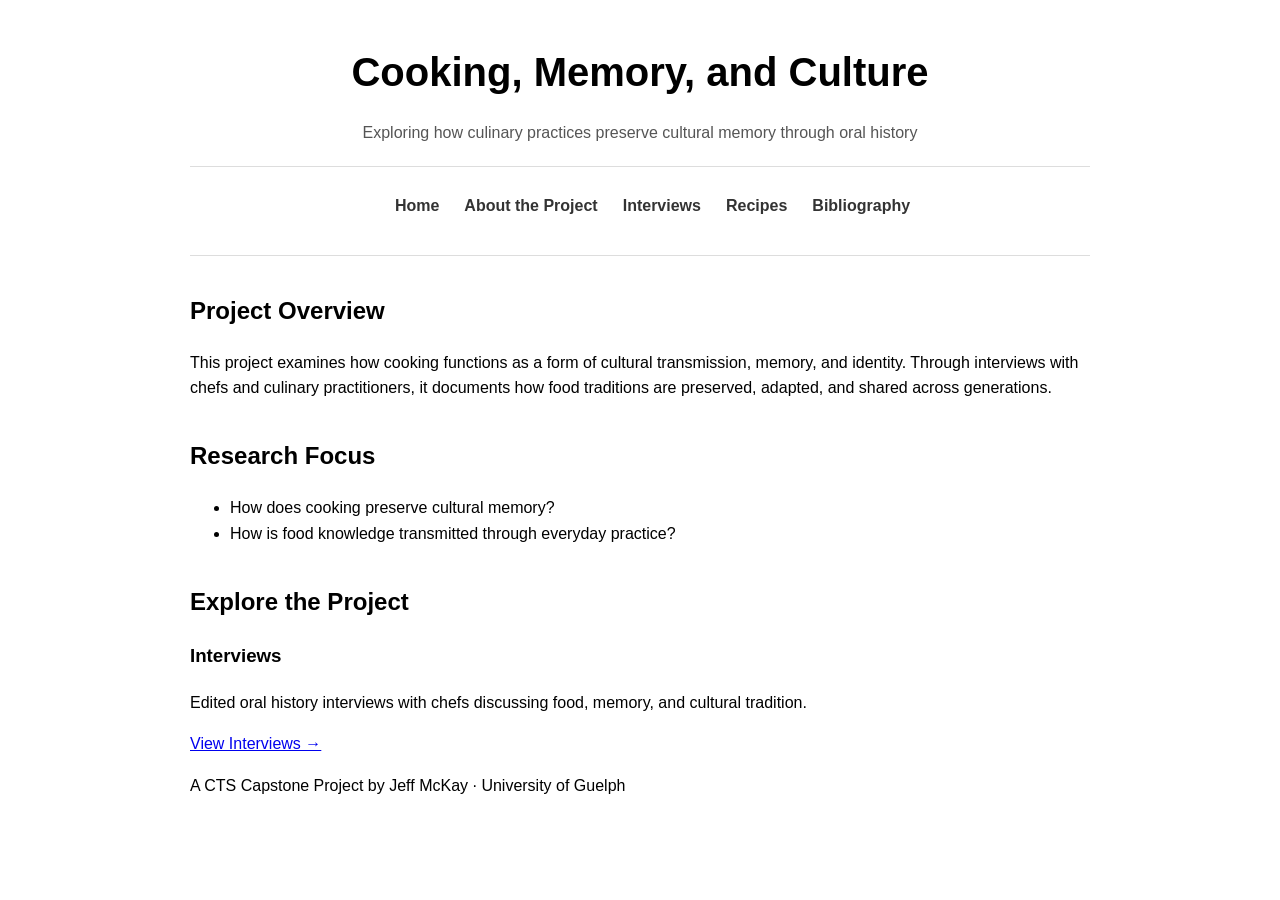
<file: index.html>
<!DOCTYPE html>
<html lang="en">
<head>
  <meta charset="UTF-8">
  <title>Cooking, Memory, and Culture</title>
  <meta name="viewport" content="width=device-width, initial-scale=1.0">
  <link rel="stylesheet" href="css/style.css">
</head>

<body>

<header>
  <h1>Cooking, Memory, and Culture</h1>
  <p class="subtitle">
    Exploring how culinary practices preserve cultural memory through oral history
  </p>
</header>

<!-- Navigation options here -->
<nav>
  <ul class="nav">
  <p class="subtitle">
   <li><a href="index.html">Home</a></li>
    <li><a href="about.html">About the Project</a></li>
    <li><a href="interviews.html">Interviews</a></li>
    <li><a href="recipes.html">Recipes</a></li>
  
    <li><a href="bibliography.html">Bibliography</a></li>
  </ul>
</nav>

<main>
  
<!-- Overview of my project, this is going to be the project landing page, for information will be on the about page -->
  <section id="project-overview">
    <h2>Project Overview</h2>
    <p>
      This project examines how cooking functions as a form of cultural transmission,
      memory, and identity. Through interviews with chefs and culinary practitioners,
      it documents how food traditions are preserved, adapted, and shared across
      generations.
    </p>
  </section>

  
  <section id="research-focus">
    <h2>Research Focus</h2>
    <ul>
      <li>How does cooking preserve cultural memory?</li>
      <li>How is food knowledge transmitted through everyday practice?</li>
    
    </ul>
  </section>

  <section id="featured-content">
    <h2>Explore the Project</h2>

    <div class="feature">
      <h3>Interviews</h3>
      <p>
        Edited oral history interviews with chefs discussing food, memory,
        and cultural tradition.
      </p>
      <a href="interviews.html">View Interviews →</a>
    </div>

  
  </section>

</main>

<footer>
  <p>
    A CTS Capstone Project by Jeff McKay · University of Guelph
  </p>
</footer>

</body>
</html>
</file>
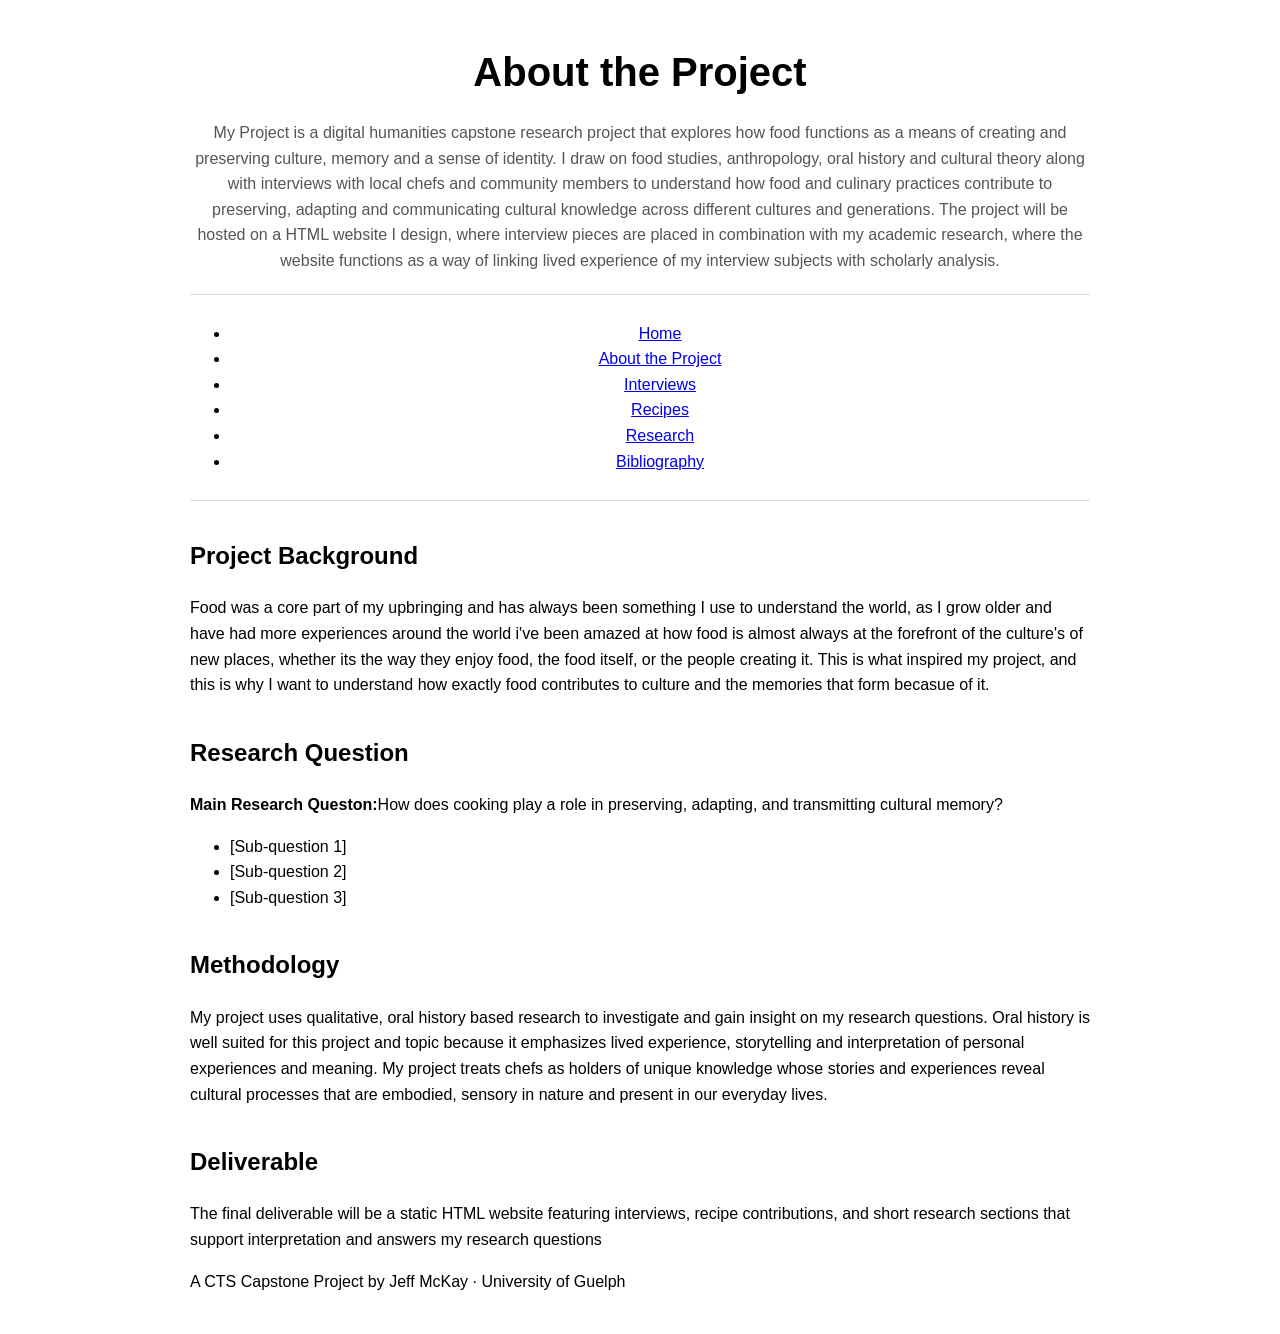
<file: about.html>
<!DOCTYPE html>
<html lang="en">
<head>
  <meta charset="UTF-8">
  <title>About - For the Love of Food: Cooking, Memory, and Culture</title>
  <meta name="viewport" content="width=device-width, intial-scale=1.0">

<!-- Sets up CSS -->
  <link rel="stylesheet" href="css/style.css">
</head>

<body>

<!-- Header and description of the project -->
<header>
  <h1>About the Project</h1>

<p class="subtitle">
  My Project is a digital humanities capstone research project that explores how food functions as a means of creating and preserving culture, memory and a sense of identity. I draw on food studies, anthropology, oral history and cultural theory along with interviews with local chefs and community members to understand how food and culinary practices contribute to preserving, adapting and communicating cultural knowledge across different cultures and generations. The project will be hosted on a HTML website I design, where interview pieces are placed in combination with my academic research, where the website functions as a way of linking lived experience of my interview subjects with scholarly analysis.

</p>
</header>

<!-- Navigation bar -->
<nav>
  <ul>
    <li><a href="index.html">Home</a></li>
    <li><a href="about.html">About the Project</a></li>
    <li><a href="interviews.html">Interviews</a></li>
    <li><a href="recipes.html">Recipes</a></li>
    <li><a href="research.html">Research</a></li>
    <li><a href="bibliogrpahy.html">Bibliography</a></li>
  </ul>
</nav>

<main>

<!-- This part describes the background of my project, why i want to make it, etc -->
  <section>
    <h2>Project Background</h2>

    <p>
      Food was a core part of my upbringing and has always been something I use to understand the world, as I grow older and have had more experiences around the world i've been amazed at how food is almost always at the forefront of the culture's of new places, whether its the way they enjoy food, the food itself, or the people creating it. This is what inspired my project, and this is why I want to understand how exactly food contributes to culture and the memories that form becasue of it. 
    </p>
  </section>

  <!-- This shows my research question and sub questions -->
  <section>
    <h2>Research Question</h2>

    <p>
      <strong>Main Research Queston:</strong>How does cooking play a role in preserving, adapting, and transmitting cultural memory?
    </p>

    <ul>
      <li>[Sub-question 1]</li>
      <li>[Sub-question 2]</li>
      <li>[Sub-question 3]</li>
    </ul>
  </section>

  <!-- This describes my methods for the project -->
  </section>
    <h2>Methodology</h2>

    <p>
      My project uses qualitative, oral history based research to investigate and gain insight on my research questions. Oral history is well suited for this project and topic because it emphasizes lived experience, storytelling and interpretation of personal experiences and meaning. My project treats chefs as holders of unique knowledge whose stories and experiences reveal cultural processes that are embodied, sensory in nature and present in our everyday lives. 
    </p>
</section>

  <!-- This describes my projects deliverables -->
<section>
    <h2>Deliverable</h2>

  <p>
    The final deliverable will be a static HTML website featuring interviews, recipe contributions, and short research sections that support interpretation and answers my research questions
  </p>
</section>

</main>

<footer>
  <p>
    A CTS Capstone Project by Jeff McKay · University of Guelph
  </p>
</footer>

</body>
</html>
</file>
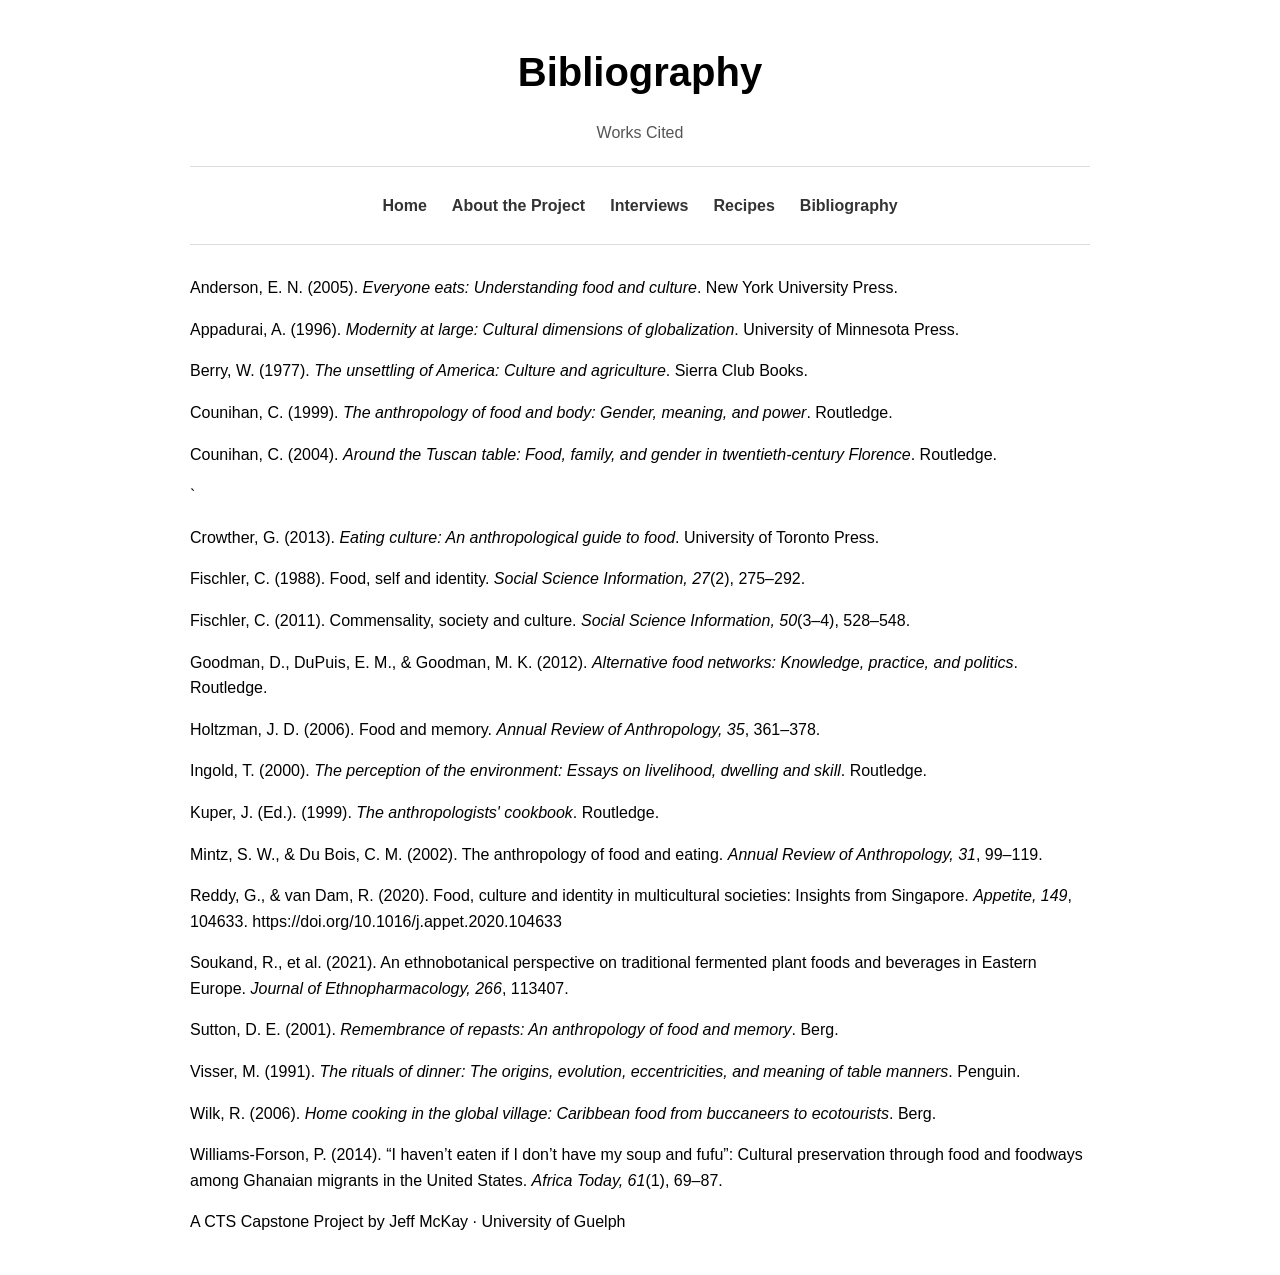
<file: bibliography.html>
<!DOCTYPE html>
<html lang="en">
<head>
  <meta charset="UTF-8">
  <title>Bibliography — For the Love of Food: Cooking, Memory, and Culture</title>
  <meta name="viewport" content="width=device-width, initial-scale=1.0">
  
  <link rel="stylesheet" href="css/style.css">
</head>

<body>

<header>
  <h1>Bibliography</h1>
  <p class="subtitle">Works Cited</p>
</header>

<!-- Navigation -->
<nav>
  <ul class="nav">
    <li><a href="index.html">Home</a></li>
    <li><a href="about.html">About the Project</a></li>
    <li><a href="interviews.html">Interviews</a></li>
    <li><a href="recipes.html">Recipes</a></li>
   
    <li><a href="bibliography.html">Bibliography</a></li>
  </ul>
</nav>

<main>

<section>
  <div class="bibliography">

    <p>Anderson, E. N. (2005). <em>Everyone eats: Understanding food and culture</em>. New York University Press.</p>

    <p>Appadurai, A. (1996). <em>Modernity at large: Cultural dimensions of globalization</em>. University of Minnesota Press.</p>

    <p>Berry, W. (1977). <em>The unsettling of America: Culture and agriculture</em>. Sierra Club Books.</p>

    <p>Counihan, C. (1999). <em>The anthropology of food and body: Gender, meaning, and power</em>. Routledge.</p>

    <p>Counihan, C. (2004). <em>Around the Tuscan table: Food, family, and gender in twentieth-century Florence</em>. Routledge.</p>

  ` <p>Crowther, G. (2013). <em>Eating culture: An anthropological guide to food</em>. University of Toronto Press.</p>
    
    <p>Fischler, C. (1988). Food, self and identity. <em>Social Science Information, 27</em>(2), 275–292.</p>

    <p>Fischler, C. (2011). Commensality, society and culture. <em>Social Science Information, 50</em>(3–4), 528–548.</p>

    <p>Goodman, D., DuPuis, E. M., &amp; Goodman, M. K. (2012). <em>Alternative food networks: Knowledge, practice, and politics</em>. Routledge.</p>

    <p>Holtzman, J. D. (2006). Food and memory. <em>Annual Review of Anthropology, 35</em>, 361–378.</p>

    <p>Ingold, T. (2000). <em>The perception of the environment: Essays on livelihood, dwelling and skill</em>. Routledge.</p>

    <p>Kuper, J. (Ed.). (1999). <em>The anthropologists' cookbook</em>. Routledge.</p>

    <p>Mintz, S. W., &amp; Du Bois, C. M. (2002). The anthropology of food and eating. <em>Annual Review of Anthropology, 31</em>, 99–119.</p>

    <p>Reddy, G., &amp; van Dam, R. (2020). Food, culture and identity in multicultural societies: Insights from Singapore. <em>Appetite, 149</em>, 104633. https://doi.org/10.1016/j.appet.2020.104633</p>

    <p>Soukand, R., et al. (2021). An ethnobotanical perspective on traditional fermented plant foods and beverages in Eastern Europe. <em>Journal of Ethnopharmacology, 266</em>, 113407.</p>

    <p>Sutton, D. E. (2001). <em>Remembrance of repasts: An anthropology of food and memory</em>. Berg.</p>

    <p>Visser, M. (1991). <em>The rituals of dinner: The origins, evolution, eccentricities, and meaning of table manners</em>. Penguin.</p>

    <p>Wilk, R. (2006). <em>Home cooking in the global village: Caribbean food from buccaneers to ecotourists</em>. Berg.</p>

    <p>Williams-Forson, P. (2014). “I haven’t eaten if I don’t have my soup and fufu”: Cultural preservation through food and foodways among Ghanaian migrants in the United States. <em>Africa Today, 61</em>(1), 69–87.</p>

  </div>
</section>

</main>

<footer>
  <p>
    A CTS Capstone Project by Jeff McKay · University of Guelph
  </p>
</footer>

</body>
</html>
</file>
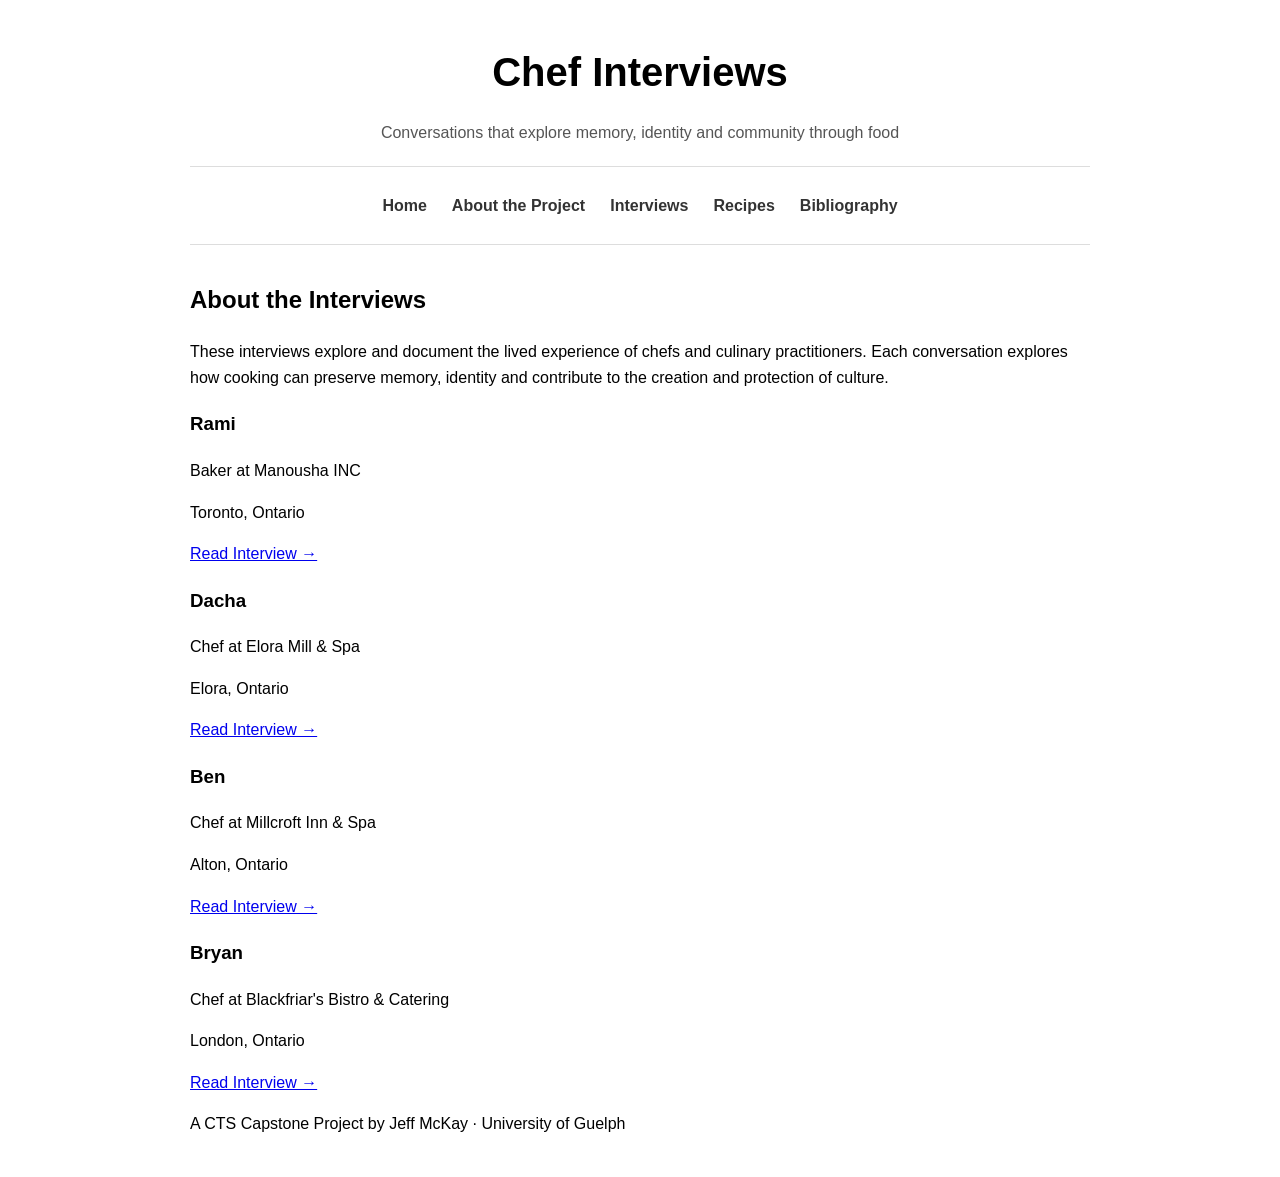
<file: interviews.html>
<!DOCTYPE html>
<html lang="en">
<head>
  <meta charset="UTF-8">
  <title>Interviews — For the Love of Food: Cooking, Memory, and Culture</title>
  <meta name="viewport" content="width=device-width, initial-scale=1.0">
  <link rel="stylesheet" href="css/style.css">
</head>

<body>
  
<!-- Page title  -->
<header>
  <h1>Chef Interviews</h1>
  <p class="subtitle">
    Conversations that explore memory, identity and community through food
  </p>
</header>

<!-- Navigation bar -->
<nav>
  <ul class="nav">
    <li><a href="index.html">Home</a></li>
    <li><a href="about.html">About the Project</a></li>
    <li><a href="interviews.html">Interviews</a></li>
    <li><a href="recipes.html">Recipes</a></li>
 
    <li><a href="bibliography.html">Bibliography</a></li>
  </ul>
</nav>

<main>

  <!-- Says what the interviews are about -->
  <section>
    <h2>About the Interviews</h2>
    <p>
      These interviews explore and document the lived experience of chefs and culinary practitioners. 
      Each conversation explores how cooking can preserve memory, identity and contribute to the creation and protection of culture.
    </p>
  </section>

  <!-- Creates a class for the interviews and interview descriptions, repeated 4 times for each interview -->
 <section class="interview-list">

    <article class="interview-card">

    <h3>Rami</h3>

    <p class="chef-role">
    </strong> Baker at Manousha INC
    </p>

    <p class="chef-location">
    </strong> Toronto, Ontario
    </p>

    <a href="interviewsfolder/chef1.html">Read Interview →</a>

  </article>

  <article class="interview-card">

    <h3>Dacha</h3>

    <p class="chef-role">
    </strong> Chef at Elora Mill & Spa
    </p>

    <p class="chef-location">
    </strong> Elora, Ontario
    </p>

    <a href="interviewsfolder/chef2.html">Read Interview →</a>

  </article>

 <article class="interview-card">

    <h3>Ben</h3>

    <p class="chef-role">
    </strong> Chef at Millcroft Inn & Spa
    </p>

    <p class="chef-location">
    </strong> Alton, Ontario
    </p>

    <a href="interviewsfolder/chef3.html">Read Interview →</a>

  </article>

    <article class="interview-card">

    <h3>Bryan</h3>

    <p class="chef-role">
    </strong> Chef at Blackfriar's Bistro & Catering
    </p>

    <p class="chef-location">
    </strong> London, Ontario
    </p>

    <a href="interviewsfolder/chef4.html">Read Interview →</a>

  </article>
   
</section>
</main>

<footer>
  <p>
    A CTS Capstone Project by Jeff McKay · University of Guelph
  </p>
</footer>

</body>
</html>
</file>
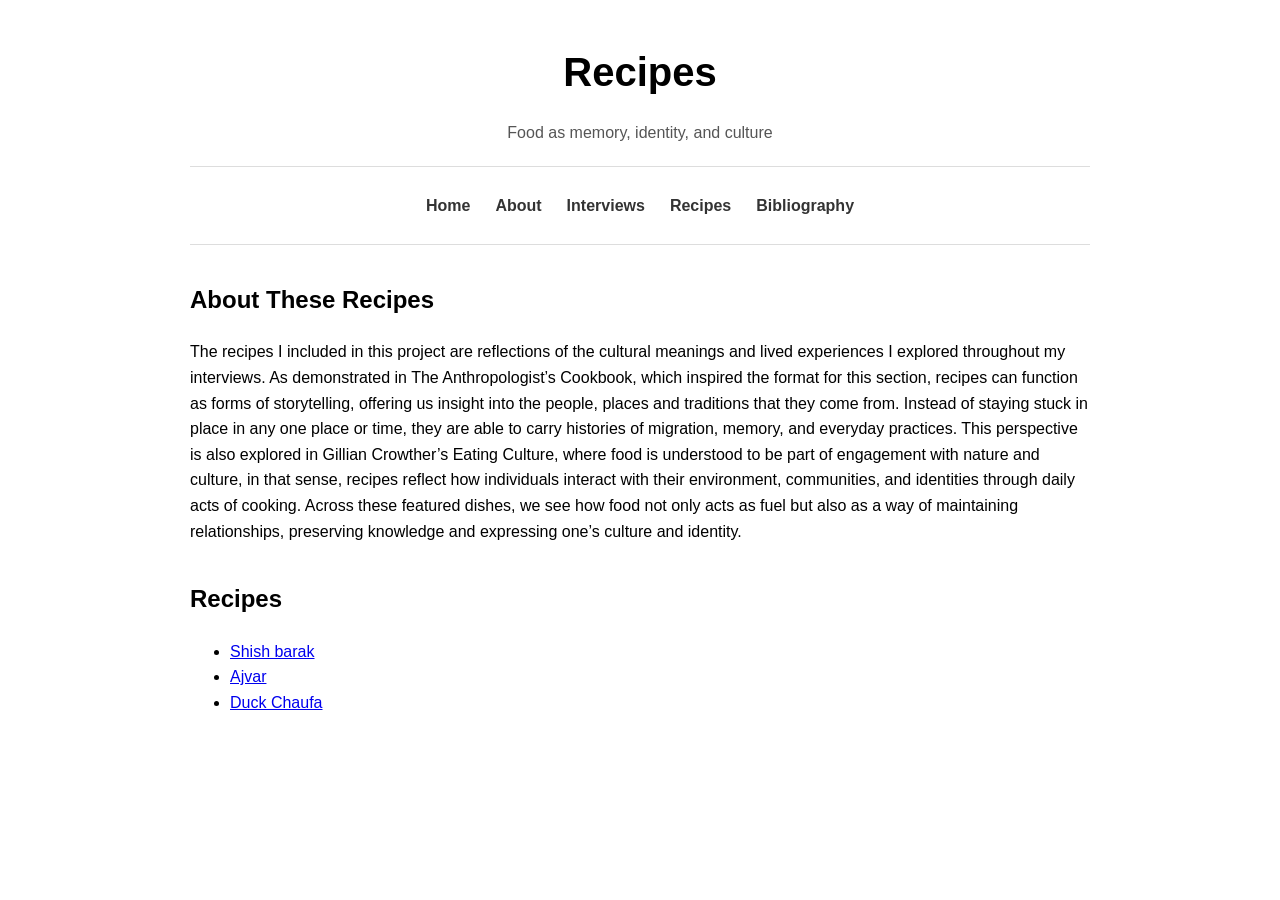
<file: recipes.html>
<!DOCTYPE html>
<html lang="en">
<head>
  <meta charset="UTF-8">
  <title>For the love of Food: Recipes</title>
  <link rel="stylesheet" href="css/style.css">
</head>

<body>

<header>
  <h1>Recipes</h1>
  <p class="subtitle">Food as memory, identity, and culture</p>
</header>

<nav>
  <ul class="nav">
    <li><a href="index.html">Home</a></li>
    <li><a href="about.html">About</a></li>
    <li><a href="interviews.html">Interviews</a></li>
    <li><a href="recipes.html">Recipes</a></li>
    <li><a href="bibliography.html">Bibliography</a></li>
  </ul>
</nav>

<main>

<section>
  <h2>About These Recipes</h2>

  <!-- intro here -->
  <p>
The recipes I included in this project are reflections of the cultural meanings and lived experiences I explored throughout my interviews. As demonstrated in The Anthropologist’s Cookbook, which inspired the format for this section, recipes can function as forms of storytelling, offering us insight into the people, places and traditions that they come from. Instead of staying stuck in place in any one place or time, they are able to carry histories of migration, memory, and everyday practices. 
This perspective is also explored in Gillian Crowther’s Eating Culture, where food is understood to be part of engagement with nature and culture, in that sense, recipes reflect how individuals interact with their environment, communities, and identities through daily acts of cooking. Across these featured dishes, we see how food not only acts as fuel but also as a way of maintaining relationships, preserving knowledge and expressing one’s culture and identity. 

 
  </p>

</section>

<section>
  <h2>Recipes</h2>

  <ul>
    <li><a href="recipesfolder/recipe1.html">Shish barak</a></li>
    <li><a href="recipesfolder/recipe2.html">Ajvar</a></li>
    <li><a href="recipesfolder/recipe3.html">Duck Chaufa</a></li>
  </ul>

</section>

</main>

</body>
</html>
</file>
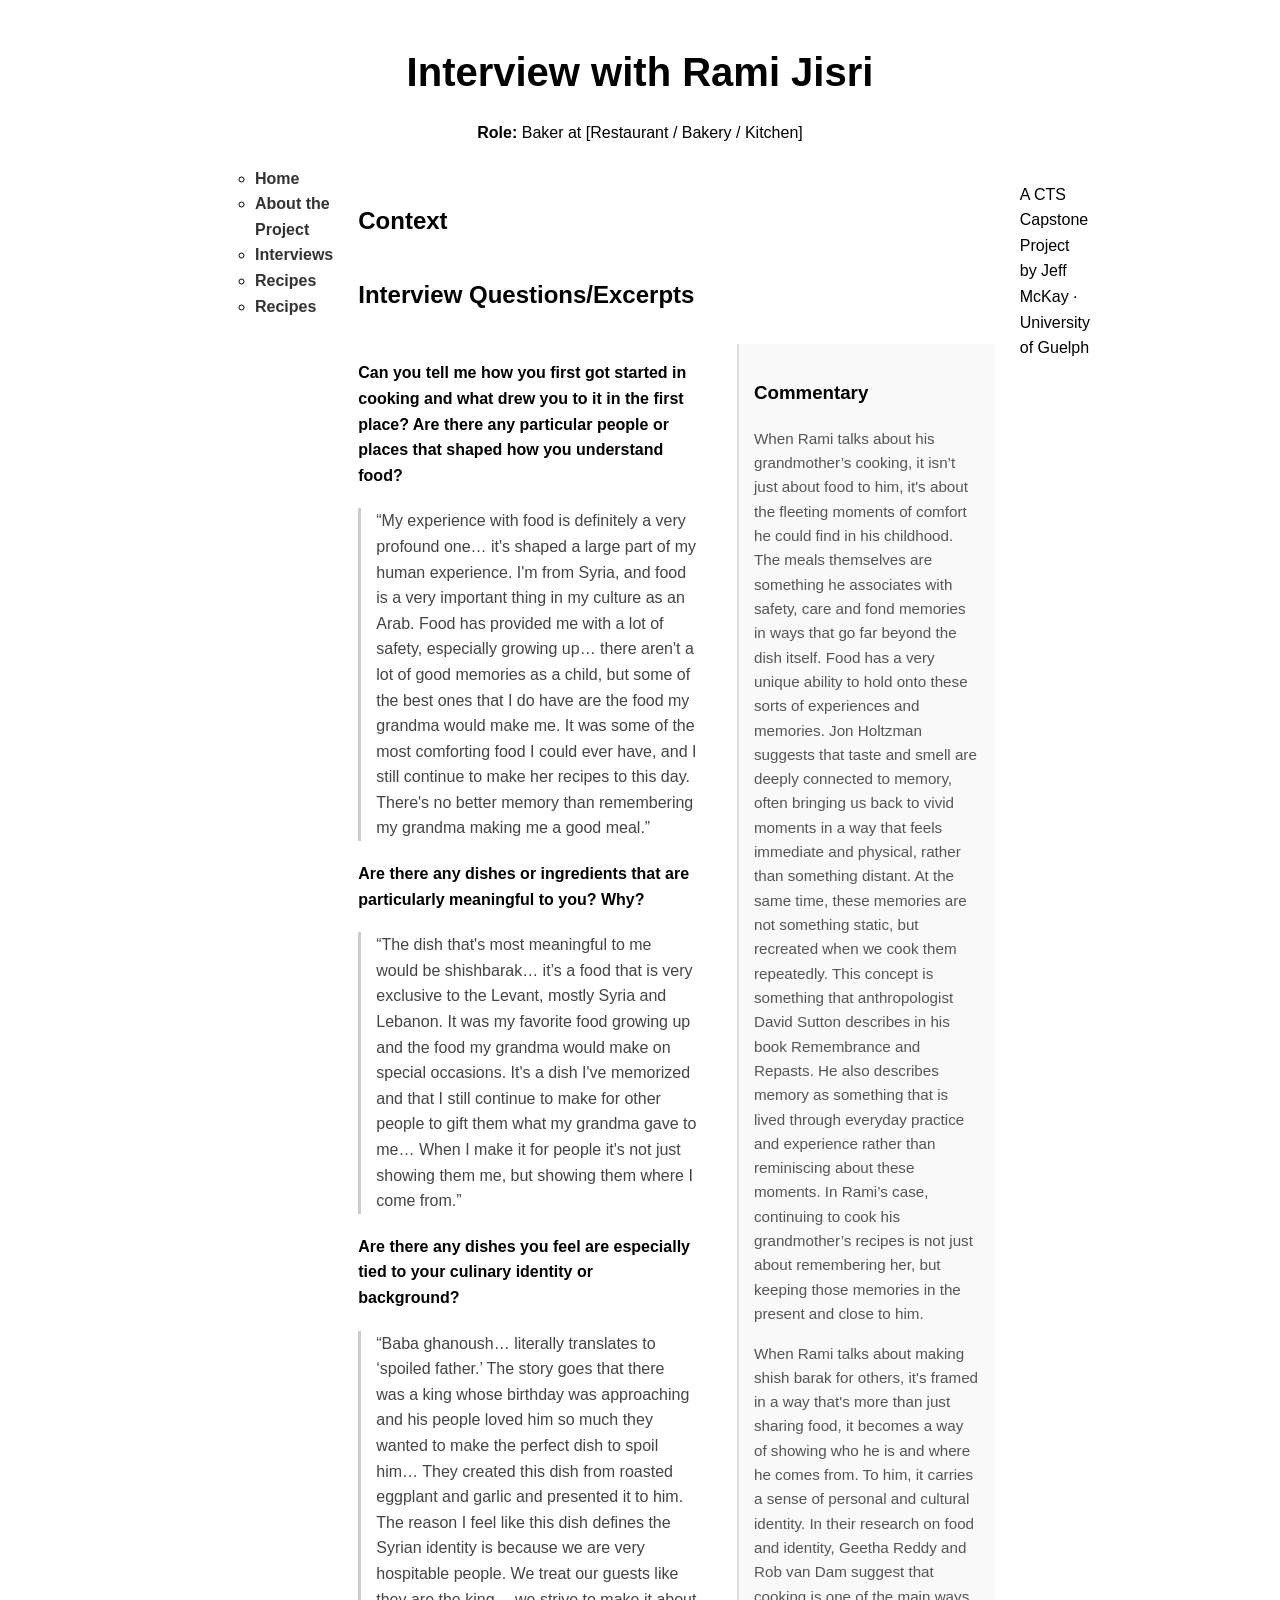
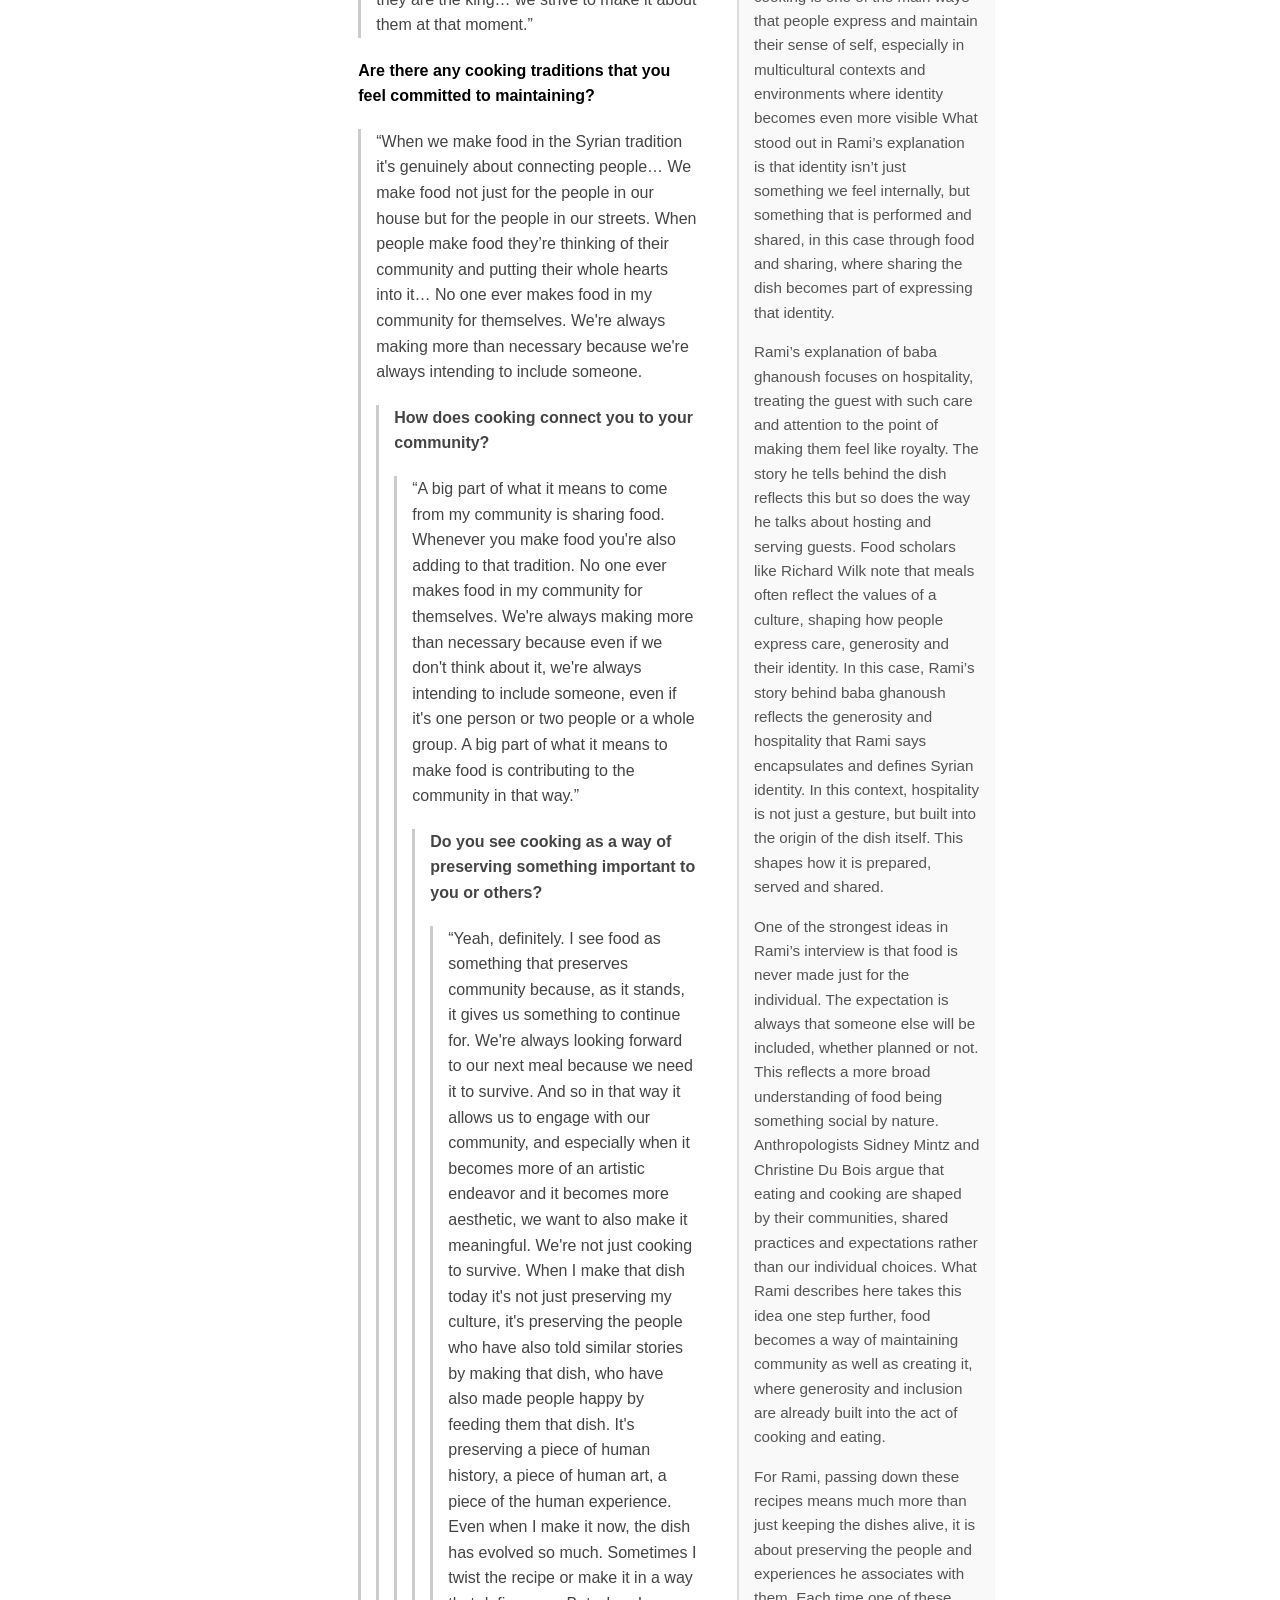
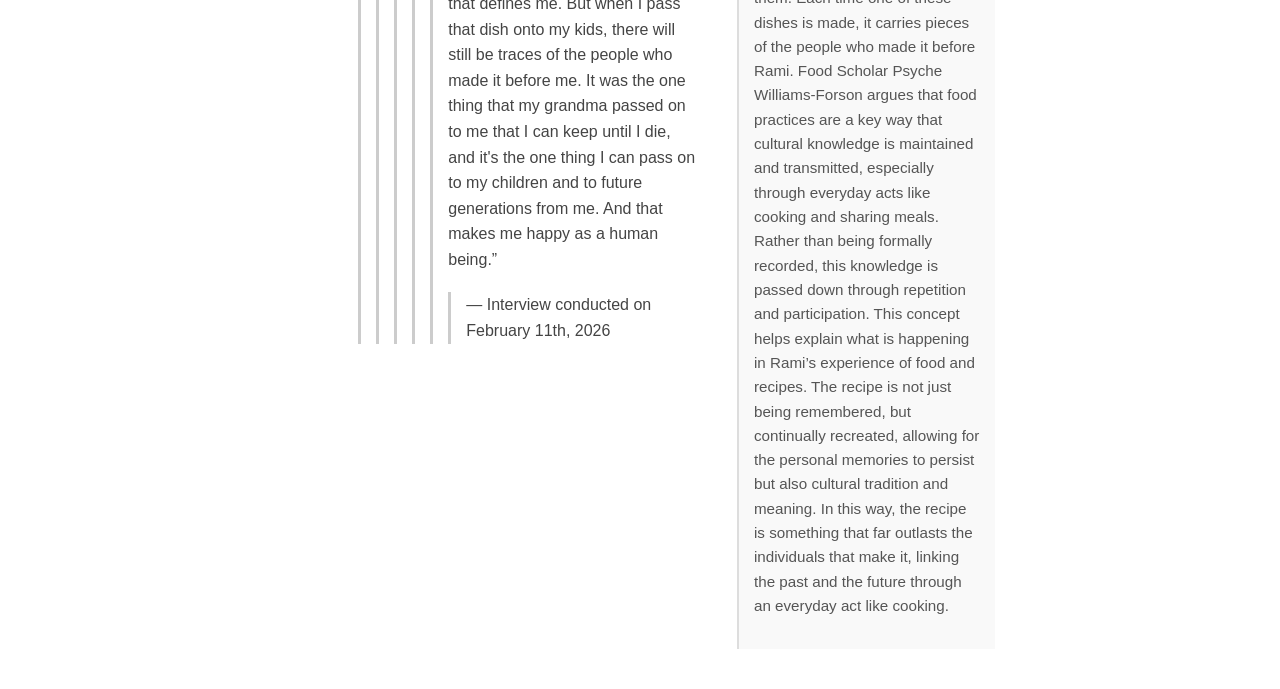
<file: interviewsfolder/chef1.html>
<!DOCTYPE html>
<html lang="en">
<head>
  <meta charset="UTF-8">

<!-- Interview title here -->
<title>Interview — Rami Jisri</title>

<link rel="stylesheet" href="../css/style.css">
</head>

<body>

<header>
  <h1>Interview with Rami Jisri </h1>
  <p><strong>Role:</strong> Baker at [Restaurant / Bakery / Kitchen]</p>
</header>

<!-- navigation bar -->
 <ul class="nav">
  <p class="subtitle">
  <ul>
    <li><a href="../index.html">Home</a></li>
    <li><a href="../about.html">About the Project</a></li>
    <li><a href="../interviews.html">Interviews</a></li>
    <li><a href="../recipes.html">Recipes</a></li>
    <li><a href="../bibliography.html">Recipes</a></li>
  </ul>
</nav>

<main>

<section>
  <h2>Context</h2>
  <p>
  
  </p>
</section>

<section>
  <h2>Interview Questions/Excerpts</h2>

  <div class="interview-container">

    <!-- Left side, QnA -->
    <div class="interview-left">

<p><strong>Can you tell me how you first got started in cooking and what drew you to it in the first place? Are there any particular people or places that shaped how you understand food? </strong></p>
      <blockquote>
“My experience with food is definitely a very profound one… it's shaped a large part of my human experience. I'm from Syria, and food is a very important thing in my culture as an Arab. Food has provided me with a lot of safety, especially growing up… there aren't a lot of good memories as a child, but some of the best ones that I do have are the food my grandma would make me. It was some of the most comforting food I could ever have, and I still continue to make her recipes to this day. There's no better memory than remembering my grandma making me a good meal.”
      </blockquote>

<p><strong>Are there any dishes or ingredients that are particularly meaningful to you? Why?</strong></p>
      <blockquote>
“The dish that's most meaningful to me would be shishbarak… it’s a food that is very exclusive to the Levant, mostly Syria and Lebanon. It was my favorite food growing up and the food my grandma would make on special occasions. It's a dish I've memorized and that I still continue to make for other people to gift them what my grandma gave to me… When I make it for people it's not just showing them me, but showing them where I come from.”
      </blockquote>

<p><strong>Are there any dishes you feel are especially tied to your culinary identity or background?</strong></p>
      <blockquote>
“Baba ghanoush… literally translates to ‘spoiled father.’ The story goes that there was a king whose birthday was approaching and his people loved him so much they wanted to make the perfect dish to spoil him… They created this dish from roasted eggplant and garlic and presented it to him. The reason I feel like this dish defines the Syrian identity is because we are very hospitable people. We treat our guests like they are the king… we strive to make it about them at that moment.”
      </blockquote>


<p><strong>Are there any cooking traditions that you feel committed to maintaining?</strong></p>
      <blockquote>
“When we make food in the Syrian tradition it's genuinely about connecting people… We make food not just for the people in our house but for the people in our streets. When people make food they’re thinking of their community and putting their whole hearts into it… No one ever makes food in my community for themselves. We're always making more than necessary because we're always intending to include someone.
      <blockquote>


<p><strong>How does cooking connect you to your community?</strong></p>
      <blockquote>
“A big part of what it means to come from my community is sharing food. Whenever you make food you're also adding to that tradition.
No one ever makes food in my community for themselves. We're always making more than necessary because even if we don't think about it, we're always intending to include someone, even if it's one person or two people or a whole group.
A big part of what it means to make food is contributing to the community in that way.”
      <blockquote>
        
<p><strong>Do you see cooking as a way of preserving something important to you or others?</strong></p>
      <blockquote>
“Yeah, definitely. I see food as something that preserves community because, as it stands, it gives us something to continue for. We're always looking forward to our next meal because we need it to survive. And so in that way it allows us to engage with our community, and especially when it becomes more of an artistic endeavor and it becomes more aesthetic, we want to also make it meaningful. We're not just cooking to survive.
When I make that dish today it's not just preserving my culture, it's preserving the people who have also told similar stories by making that dish, who have also made people happy by feeding them that dish. It's preserving a piece of human history, a piece of human art, a piece of the human experience.
Even when I make it now, the dish has evolved so much. Sometimes I twist the recipe or make it in a way that defines me. But when I pass that dish onto my kids, there will still be traces of the people who made it before me.
It was the one thing that my grandma passed on to me that I can keep until I die, and it's the one thing I can pass on to my children and to future generations from me. And that makes me happy as a human being.”
      <blockquote>

    

      
      <p>— Interview conducted on February 11th, 2026</p>

    </div>

    <!-- Right side, My Commentary -->
    <div class="interview-right">

      <h3>Commentary</h3>

<p class="analysis">
       
When Rami talks about his grandmother’s cooking, it isn’t just about food to him, it's about the fleeting moments of comfort he could find in his childhood. The meals themselves are something he associates with safety, care and fond memories in ways that go far beyond the dish itself. 

Food has a very unique ability to hold onto these sorts of experiences and memories. Jon Holtzman suggests that taste and smell are deeply connected to memory, often bringing us back to vivid moments in a way that feels immediate and physical, rather than something distant. At the same time, these memories are not something static, but recreated when we cook them repeatedly. This concept is something that anthropologist David Sutton describes in his book Remembrance and Repasts. He also describes memory as something that is lived through everyday practice and experience rather than reminiscing about these moments.

In Rami’s case, continuing to cook his grandmother’s recipes is not just about remembering her, but keeping those memories in the present and close to him. 

      </p>

<p class="analysis">
When Rami talks about making shish barak for others, it's framed in a way that's more than just sharing food, it becomes a way of showing who he is and where he comes from. To him, it carries a sense of personal and cultural identity. 

In their research on food and identity, Geetha Reddy and Rob van Dam suggest that cooking is one of the main ways that people express and maintain their sense of self, especially in multicultural contexts and environments where identity becomes even more visible 

What stood out in Rami’s explanation is that identity isn’t just something we feel internally, but something that is performed and shared, in this case through food and sharing, where sharing the dish becomes part of expressing that identity. 

      </p>

<p class="analysis">
Rami’s explanation of baba ghanoush focuses on hospitality, treating the guest with such care and attention to the point of making them feel like royalty. The story he tells behind the dish reflects this but so does the way he talks about hosting and serving guests. 

Food scholars like Richard Wilk note that meals often reflect the values of a culture, shaping how people express care, generosity and their identity. In this case, Rami’s story behind baba ghanoush reflects the generosity and hospitality that Rami says encapsulates and defines Syrian identity. 

In this context, hospitality is not just a gesture, but built into the origin of the dish itself. This shapes how it is prepared, served and shared. 

        </p>

<p class="analysis">
One of the strongest ideas in Rami’s interview is that food is never made just for the individual. The expectation is always that someone else will be included, whether planned or not.

This reflects a more broad understanding of food being something social by nature. Anthropologists Sidney Mintz and Christine Du Bois argue that eating and cooking are shaped by their communities, shared practices and expectations rather than our individual choices. 

What Rami describes here takes this idea one step further, food becomes a way of maintaining community as well as creating it, where generosity and inclusion are already built into the act of cooking and eating. 


      </p>

      <p class="analysis">
For Rami, passing down these recipes means much more than just keeping the dishes alive, it is about preserving the people and experiences he associates with them. Each time one of these dishes is made, it carries pieces of the people who made it before Rami. 

Food Scholar Psyche Williams-Forson argues that food practices are a key way that cultural knowledge is maintained and transmitted, especially through everyday acts like cooking and sharing meals. Rather than being formally recorded, this knowledge is passed down through repetition and participation.

This concept helps explain what is happening in Rami’s experience of food and recipes. The recipe is not just being remembered, but continually recreated, allowing for the personal memories to persist but also cultural tradition and meaning.

In this way, the recipe is something that far outlasts the individuals that make it, linking the past and the future through an everyday act like cooking. 


      </p>

    </div>

  </div>
</section>

</main>

<footer>
  <p>
    A CTS Capstone Project by Jeff McKay · University of Guelph
  </p>
</footer>

</body>
</html>
</file>
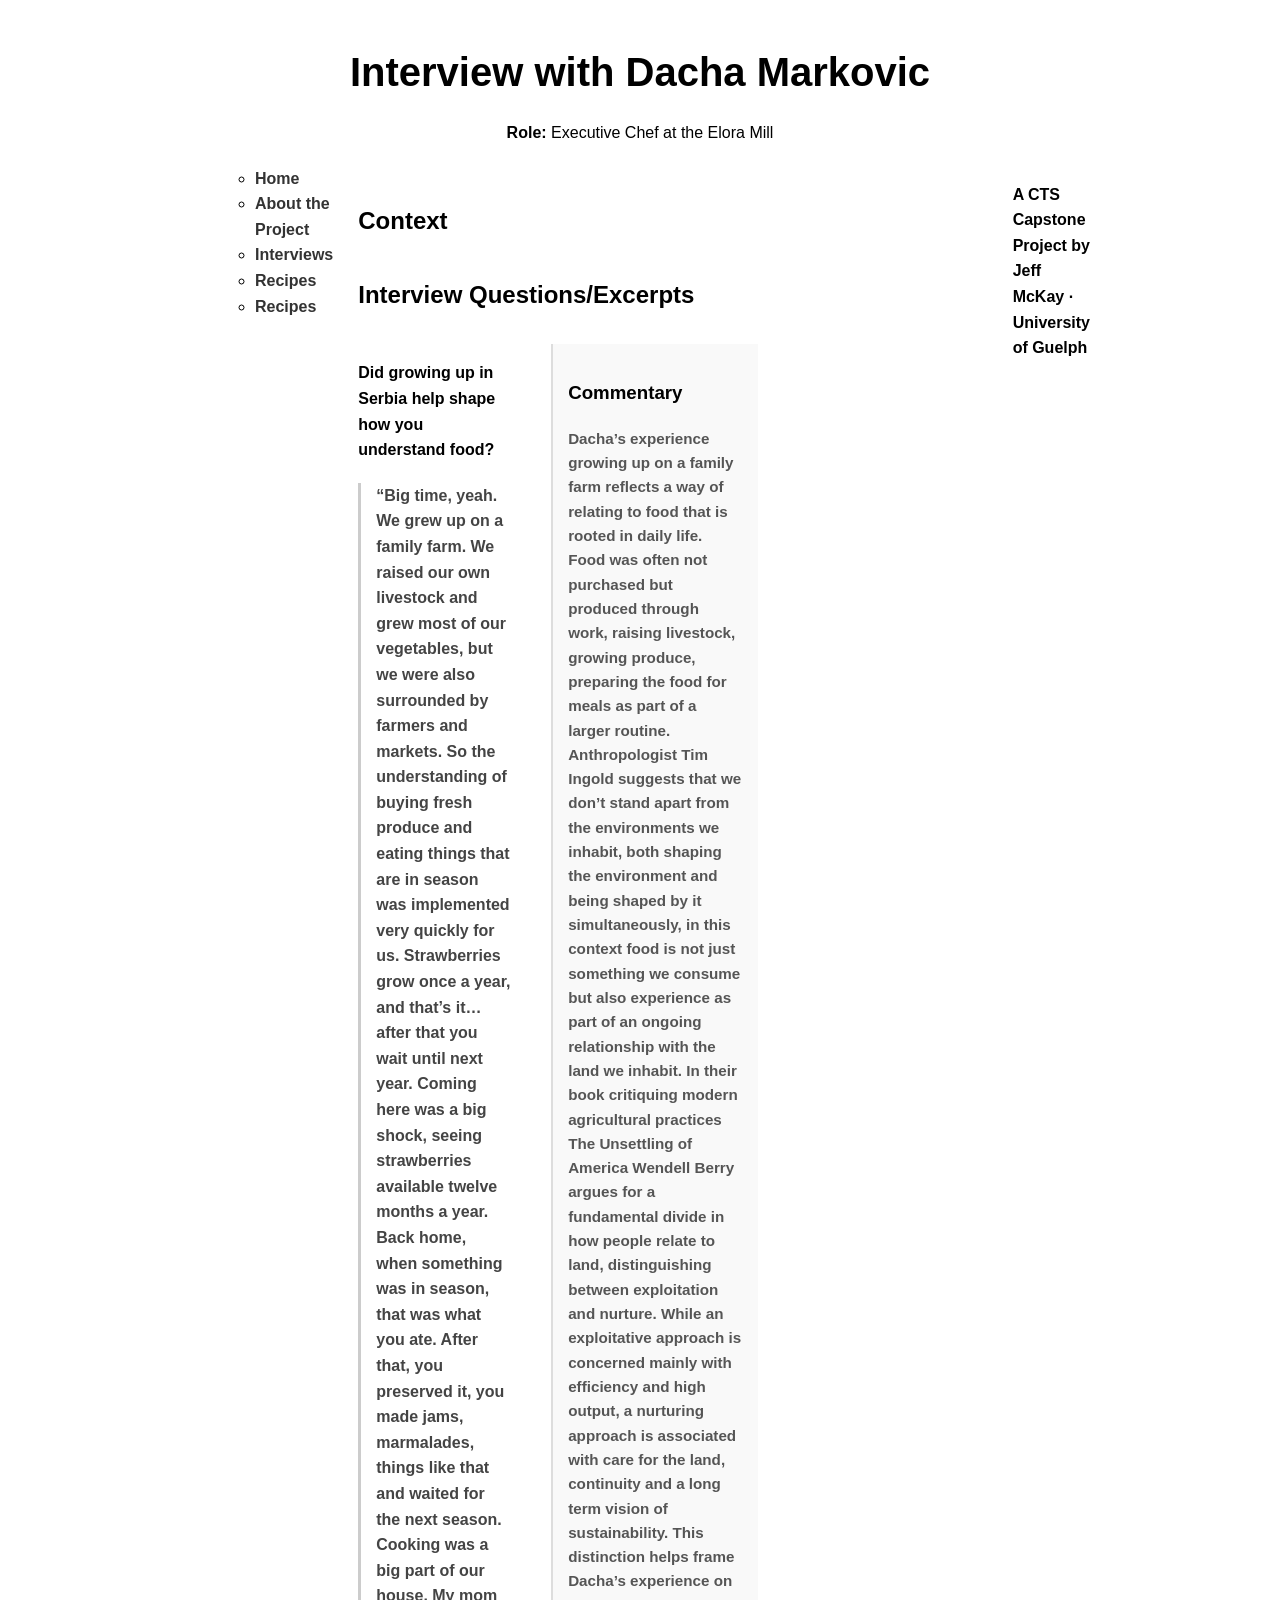
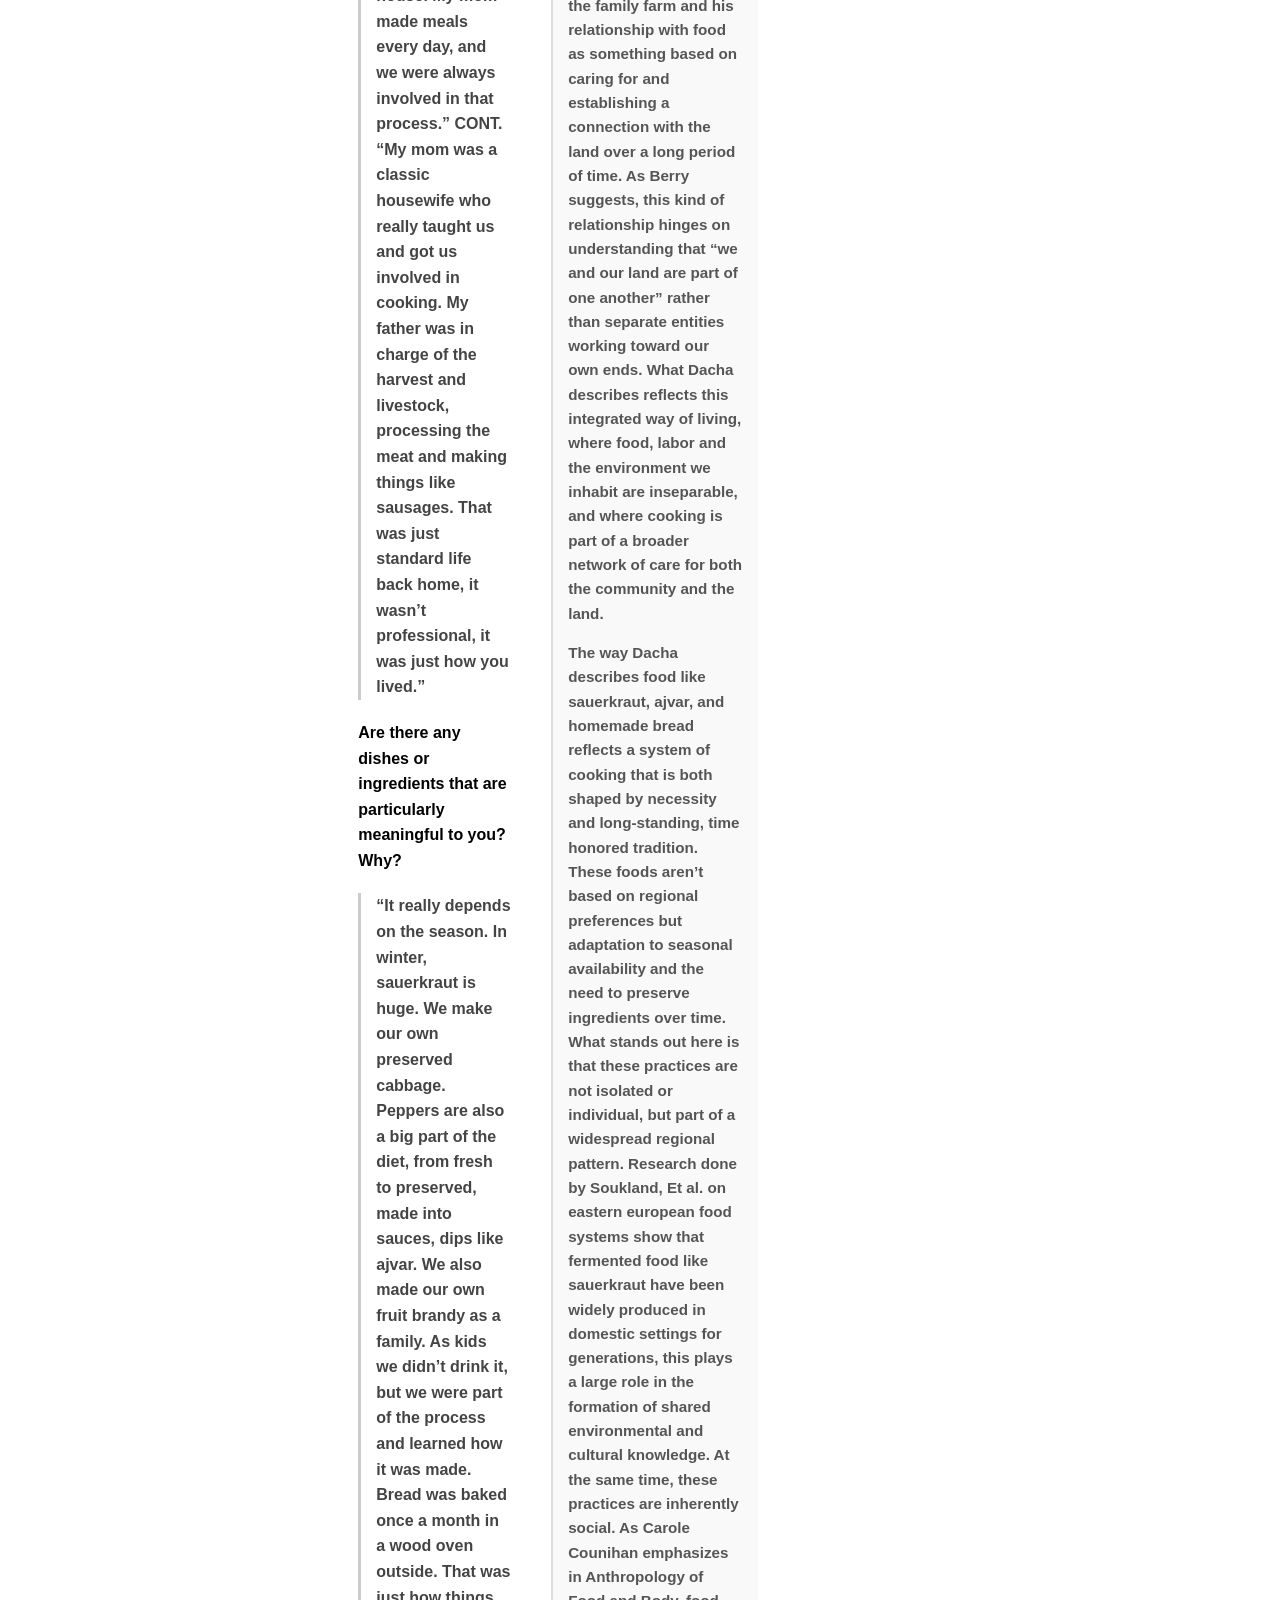
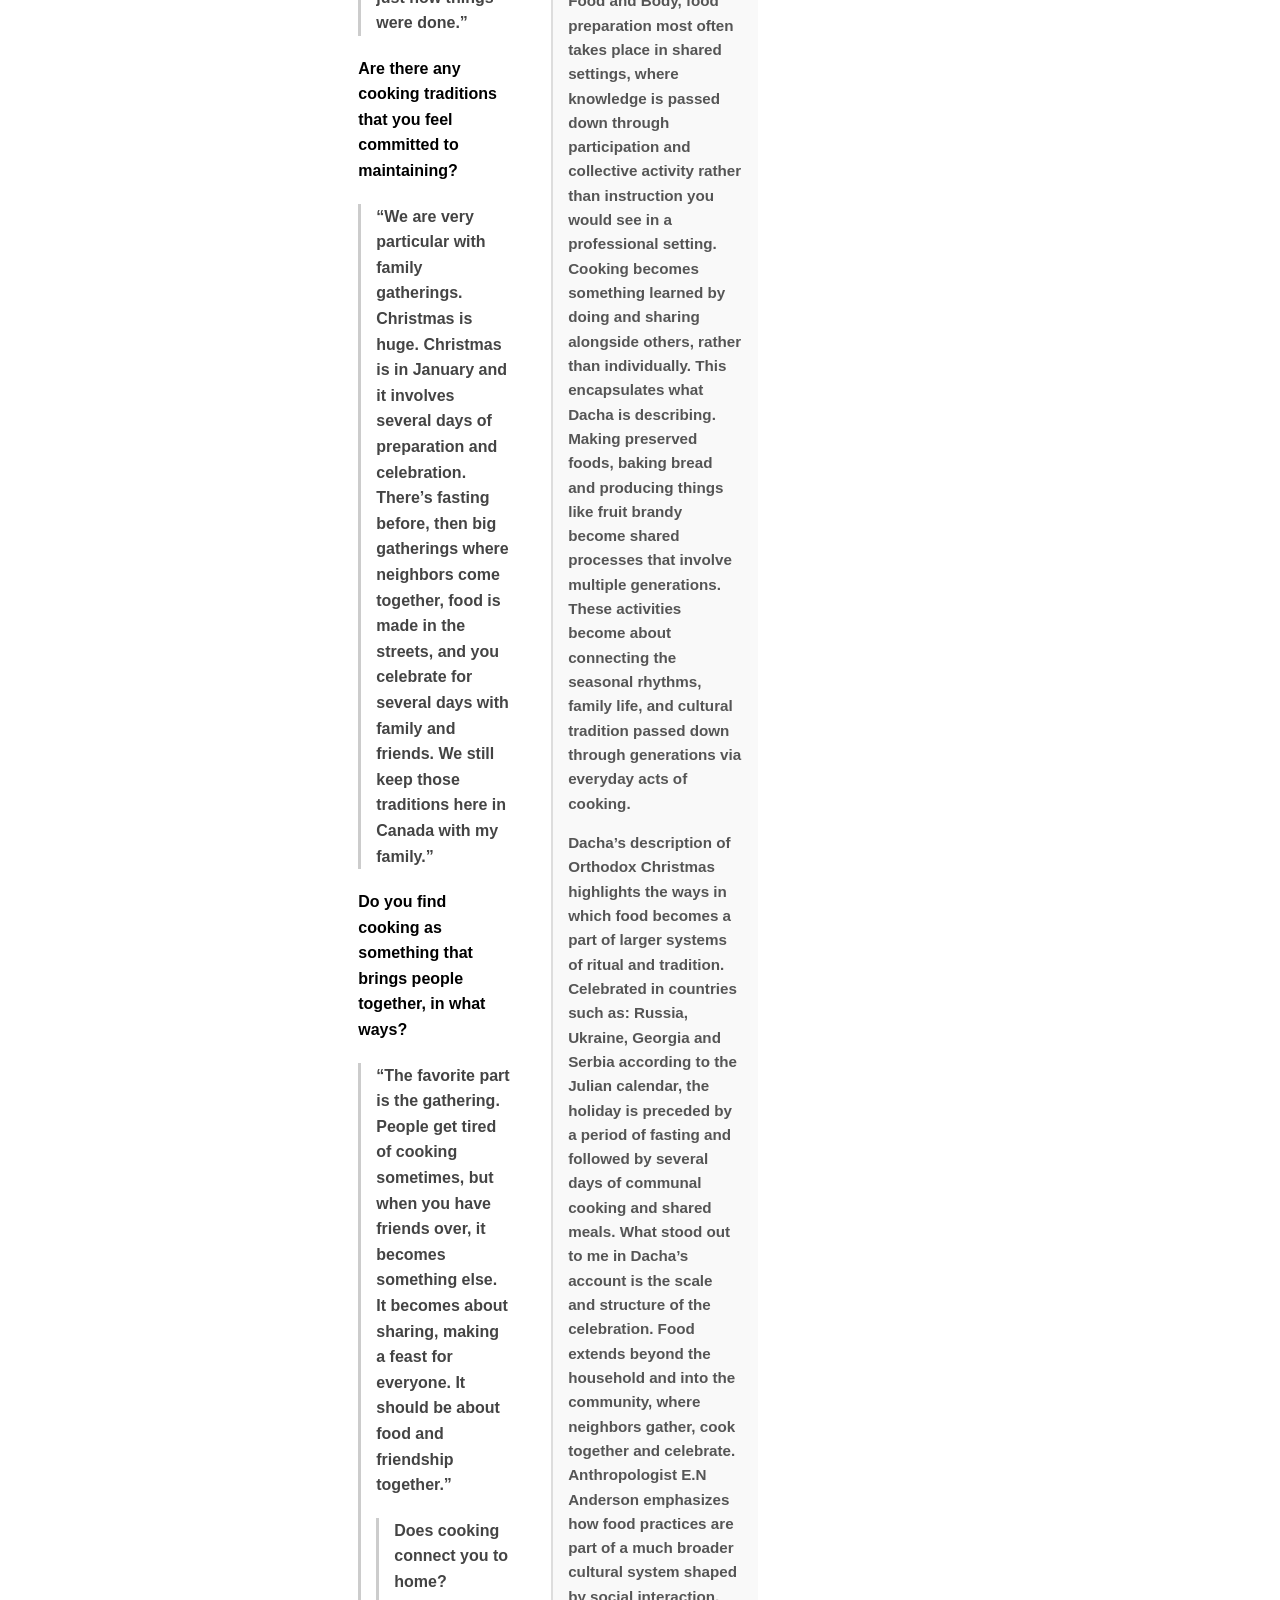
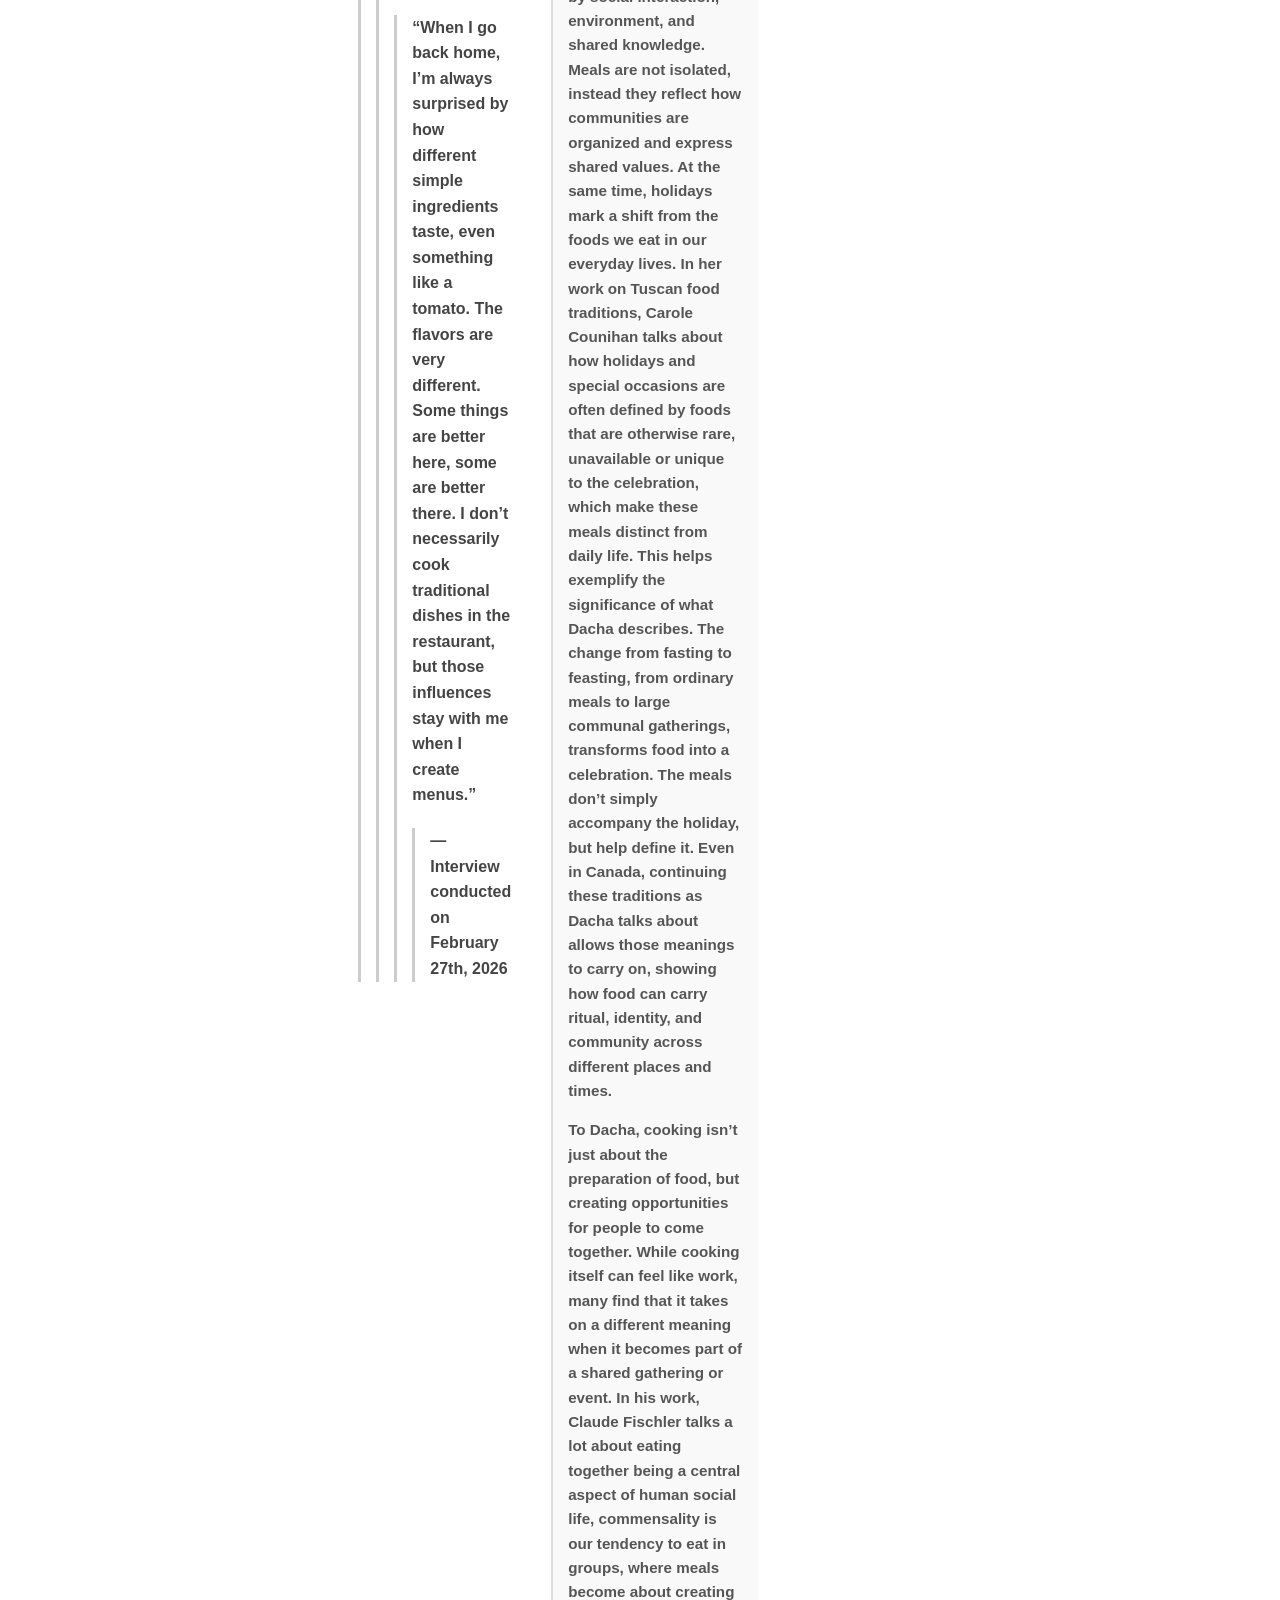
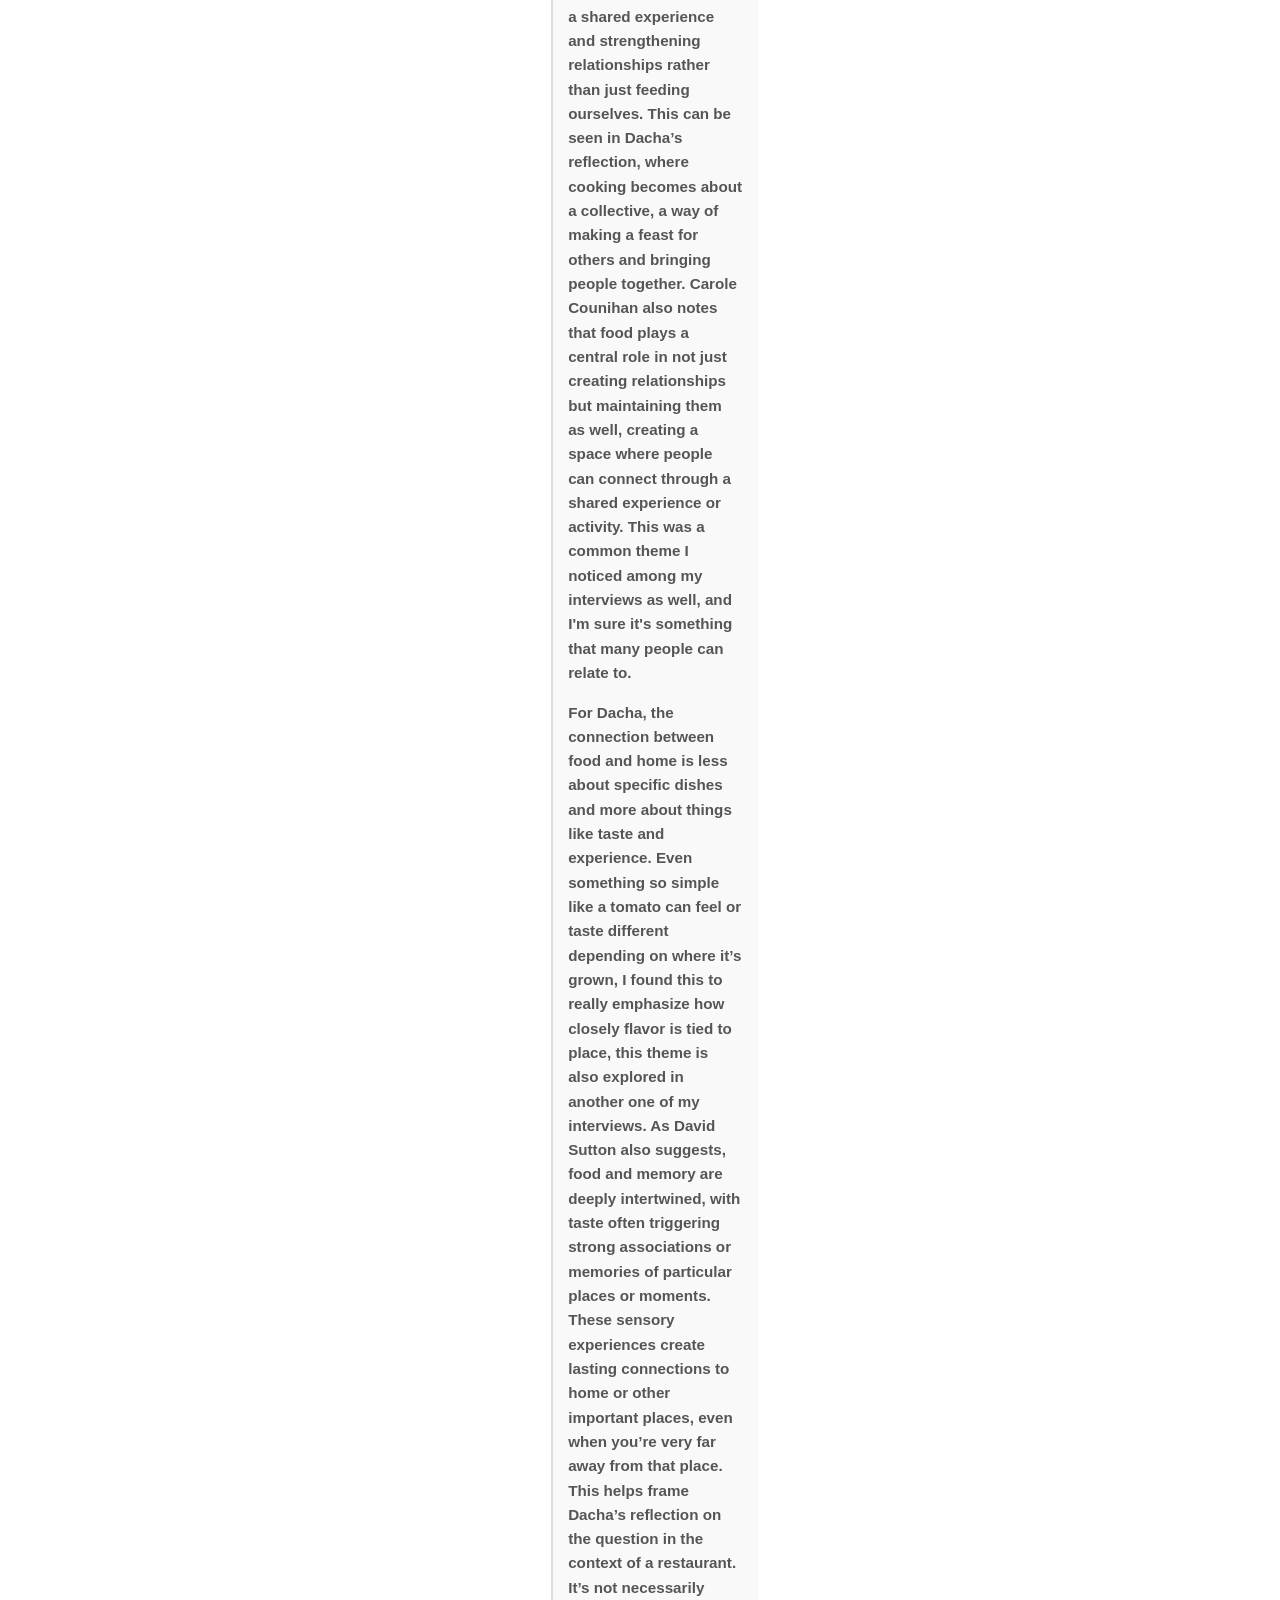
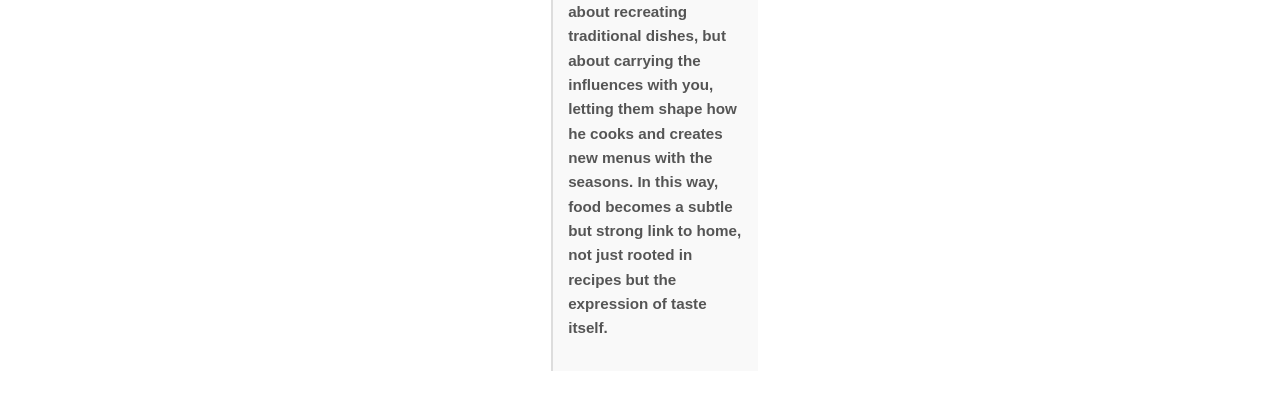
<file: interviewsfolder/chef2.html>
<!DOCTYPE html>
<html lang="en">
<head>
  <meta charset="UTF-8">

  <title>Interview — Dacha Markovic</title>

  <link rel="stylesheet" href="../css/style.css">
</head>

<body>

<header>
  <h1>Interview with Dacha Markovic </h1>
  <p><strong>Role:</strong> Executive Chef at the Elora Mill</p>
</header>

<!-- navigation bar -->
 <ul class="nav">
  <p class="subtitle">
  <ul>
    <li><a href="../index.html">Home</a></li>
    <li><a href="../about.html">About the Project</a></li>
    <li><a href="../interviews.html">Interviews</a></li>
    <li><a href="../recipes.html">Recipes</a></li>
    <li><a href="../bibliography.html">Recipes</a></li>
  </ul>
</nav>

<main>

<section>
  <h2>Context</h2>
  <p>
  
  </p>
</section>

<section>
  <h2>Interview Questions/Excerpts</h2>

  <div class="interview-container">

    <!-- Left side, QnA -->
    <div class="interview-left">

      <p><strong>Did growing up in Serbia help shape how you understand food?</p>
      <blockquote>
“Big time, yeah. We grew up on a family farm. We raised our own livestock and grew most of our vegetables, but we were also surrounded by farmers and markets.
So the understanding of buying fresh produce and eating things that are in season was implemented very quickly for us. Strawberries grow once a year, and that’s it…after that you wait until next year.
Coming here was a big shock, seeing strawberries available twelve months a year. Back home, when something was in season, that was what you ate. After that, you preserved it, you made jams, marmalades, things like that  and waited for the next season.
Cooking was a big part of our house. My mom made meals every day, and we were always involved in that process.”
CONT.
“My mom was a classic housewife who really taught us and got us involved in cooking. My father was in charge of the harvest and livestock, processing the meat and making things like sausages.
That was just standard life back home, it wasn’t professional, it was just how you lived.”

      </blockquote>

      <p><strong>Are there any dishes or ingredients that are particularly meaningful to you? Why?</strong></p>
      <blockquote>
 “It really depends on the season. In winter, sauerkraut is huge. We make our own preserved cabbage.
Peppers are also a big part of the diet, from fresh to preserved, made into sauces, dips like ajvar.
We also made our own fruit brandy as a family. As kids we didn’t drink it, but we were part of the process and learned how it was made.
Bread was baked once a month in a wood oven outside. That was just how things were done.”


      </blockquote>

      <p><strong>Are there any cooking traditions that you feel committed to maintaining?</strong></p>
      <blockquote>
“We are very particular with family gatherings. Christmas is huge. Christmas is in January and it involves several days of preparation and celebration.
There’s fasting before, then big gatherings where neighbors come together, food is made in the streets, and you celebrate for several days with family and friends.
We still keep those traditions here in Canada with my family.”

      </blockquote>
      
<p><strong>Do you find cooking as something that brings people together, in what ways? </strong></p>
<blockquote>
  “The favorite part is the gathering. People get tired of cooking sometimes, but when you have friends over, it becomes something else.
It becomes about sharing, making a feast for everyone.
It should be about food and friendship together.”

  <blockquote>
<p><strong>Does cooking connect you to home?</strong></p>
    <blockquote>
      “When I go back home, I’m always surprised by how different simple ingredients taste, even something like a tomato.
The flavors are very different. Some things are better here, some are better there.
I don’t necessarily cook traditional dishes in the restaurant, but those influences stay with me when I create menus.”

      <blockquote>

      
      <p>— Interview conducted on February 27th, 2026</p>

    </div>

    <!-- Right side, My Commentary -->
    <div class="interview-right">

      <h3>Commentary</h3>

      <p class="analysis">
        Dacha’s experience growing up on a family farm reflects a way of relating to food that is rooted in daily life. Food was often not purchased but produced through work, raising livestock, growing produce, preparing the food for meals as part of a larger routine.
Anthropologist Tim Ingold suggests that we don’t stand apart from the environments we inhabit, both shaping the environment and being shaped by it simultaneously, in this context food is not just something we consume but also experience as part of an ongoing relationship with the land we inhabit. 
In their book critiquing modern agricultural practices The Unsettling of America Wendell Berry argues for a fundamental divide in how people relate to land, distinguishing between exploitation and nurture. While an exploitative approach is concerned mainly with efficiency and high output, a nurturing approach is associated with care for the land, continuity and a long term vision of sustainability. 
This distinction helps frame Dacha’s experience on the family farm and his relationship with food as something based on caring for and establishing a connection with the land over a long period of time. As Berry suggests, this kind of relationship hinges on understanding that “we and our land are part of one another” rather than separate entities working toward our own ends. 
What Dacha describes reflects this integrated way of living, where food, labor and the environment we inhabit are inseparable, and where cooking is part of a broader network of care for both the community and the land.

      </p>

      <p class="analysis">
The way Dacha describes food like sauerkraut, ajvar, and homemade bread reflects a system of cooking that is both shaped by necessity and long-standing, time honored tradition. These foods aren’t based on regional preferences but adaptation to seasonal availability and the need to preserve ingredients over time. 
What stands out here is that these practices are not isolated or individual, but part of a widespread regional pattern. Research done by Soukland, Et al. on eastern european food systems show that fermented food like sauerkraut have been widely produced in domestic settings for generations, this plays a large role in the formation of shared environmental and cultural knowledge. 
At the same time, these practices are inherently social. As Carole Counihan emphasizes in Anthropology of Food and Body, food preparation most often takes place in shared settings, where knowledge is passed down through participation and collective activity rather than instruction you would see in a professional setting. Cooking becomes something learned by doing and sharing alongside others, rather than individually. 
This encapsulates what Dacha is describing. Making preserved foods, baking bread and producing things like fruit brandy become shared processes that involve multiple generations. These activities become about connecting the seasonal rhythms, family life, and cultural tradition passed down through generations via everyday acts of cooking. 

      </p>

      <p class="analysis">
        Dacha’s description of Orthodox Christmas highlights the ways in which food becomes a part of larger systems of ritual and tradition. Celebrated in countries such as: Russia, Ukraine, Georgia and Serbia according to the Julian calendar, the holiday is preceded by a period of fasting and followed by several days of communal cooking and shared meals. 
What stood out to me in Dacha’s account is the scale and structure of the celebration. Food extends beyond the household and into the community, where neighbors gather, cook together and celebrate. 
Anthropologist E.N Anderson emphasizes how food practices are part of a much broader cultural system shaped by social interaction, environment, and shared knowledge. Meals are not isolated, instead they reflect how communities are organized and express shared values.
At the same time, holidays mark a shift from the foods we eat in our everyday lives. In her work on Tuscan food traditions, Carole Counihan talks about how holidays and special occasions are often defined by foods that are otherwise rare, unavailable or unique to the celebration, which make these meals distinct from daily life.
This helps exemplify the significance of what Dacha describes. The change from fasting to feasting, from ordinary meals to large communal gatherings, transforms food into a celebration. The meals don’t simply accompany the holiday, but help define it.
Even in Canada, continuing these traditions as Dacha talks about allows those meanings to carry on, showing how food can carry ritual, identity, and community across different places and times.

        </p>
      
     <p class="analysis">
To Dacha, cooking isn’t just about the preparation of food, but creating opportunities for people to come together. While cooking itself can feel like work, many find that it takes on a different meaning when it becomes part of a shared gathering or event.
In his work, Claude Fischler talks a lot about eating together being a central aspect of human social life, commensality is our tendency to eat in groups, where meals become about creating a shared experience and strengthening relationships rather than just feeding ourselves. 
This can be seen in Dacha’s reflection, where cooking becomes about a collective, a way of making a feast for others and bringing people together. Carole Counihan also notes that food plays a central role in not just creating relationships but maintaining them as well, creating a space where people can connect through a shared experience or activity. This was a common theme I noticed among my interviews as well, and I'm sure it's something that many people can relate to. 

      </p>

      <p class="analysis">
For Dacha, the connection between food and home is less about specific dishes and more about things like taste and experience. Even something so simple like a tomato can feel or taste different depending on where it’s grown, I found this to really emphasize how closely flavor is tied to place, this theme is also explored in another one of my interviews. 
As David Sutton also suggests, food and memory are deeply intertwined, with taste often triggering strong associations or memories of particular places or moments. These sensory experiences create lasting connections to home or other important places, even when you’re very far away from that place. 
This helps frame Dacha’s reflection on the question in the context of a restaurant. It’s not necessarily about recreating traditional dishes, but about carrying the influences with you, letting them shape how he cooks and creates new menus with the seasons. In this way, food becomes a subtle but strong link to home, not just rooted in recipes but the expression of taste itself. 

        </p>


      
    </div>

  </div>
</section>

</main>

<footer>
  <p>
    A CTS Capstone Project by Jeff McKay · University of Guelph
  </p>
</footer>

</body>
</html>
</file>
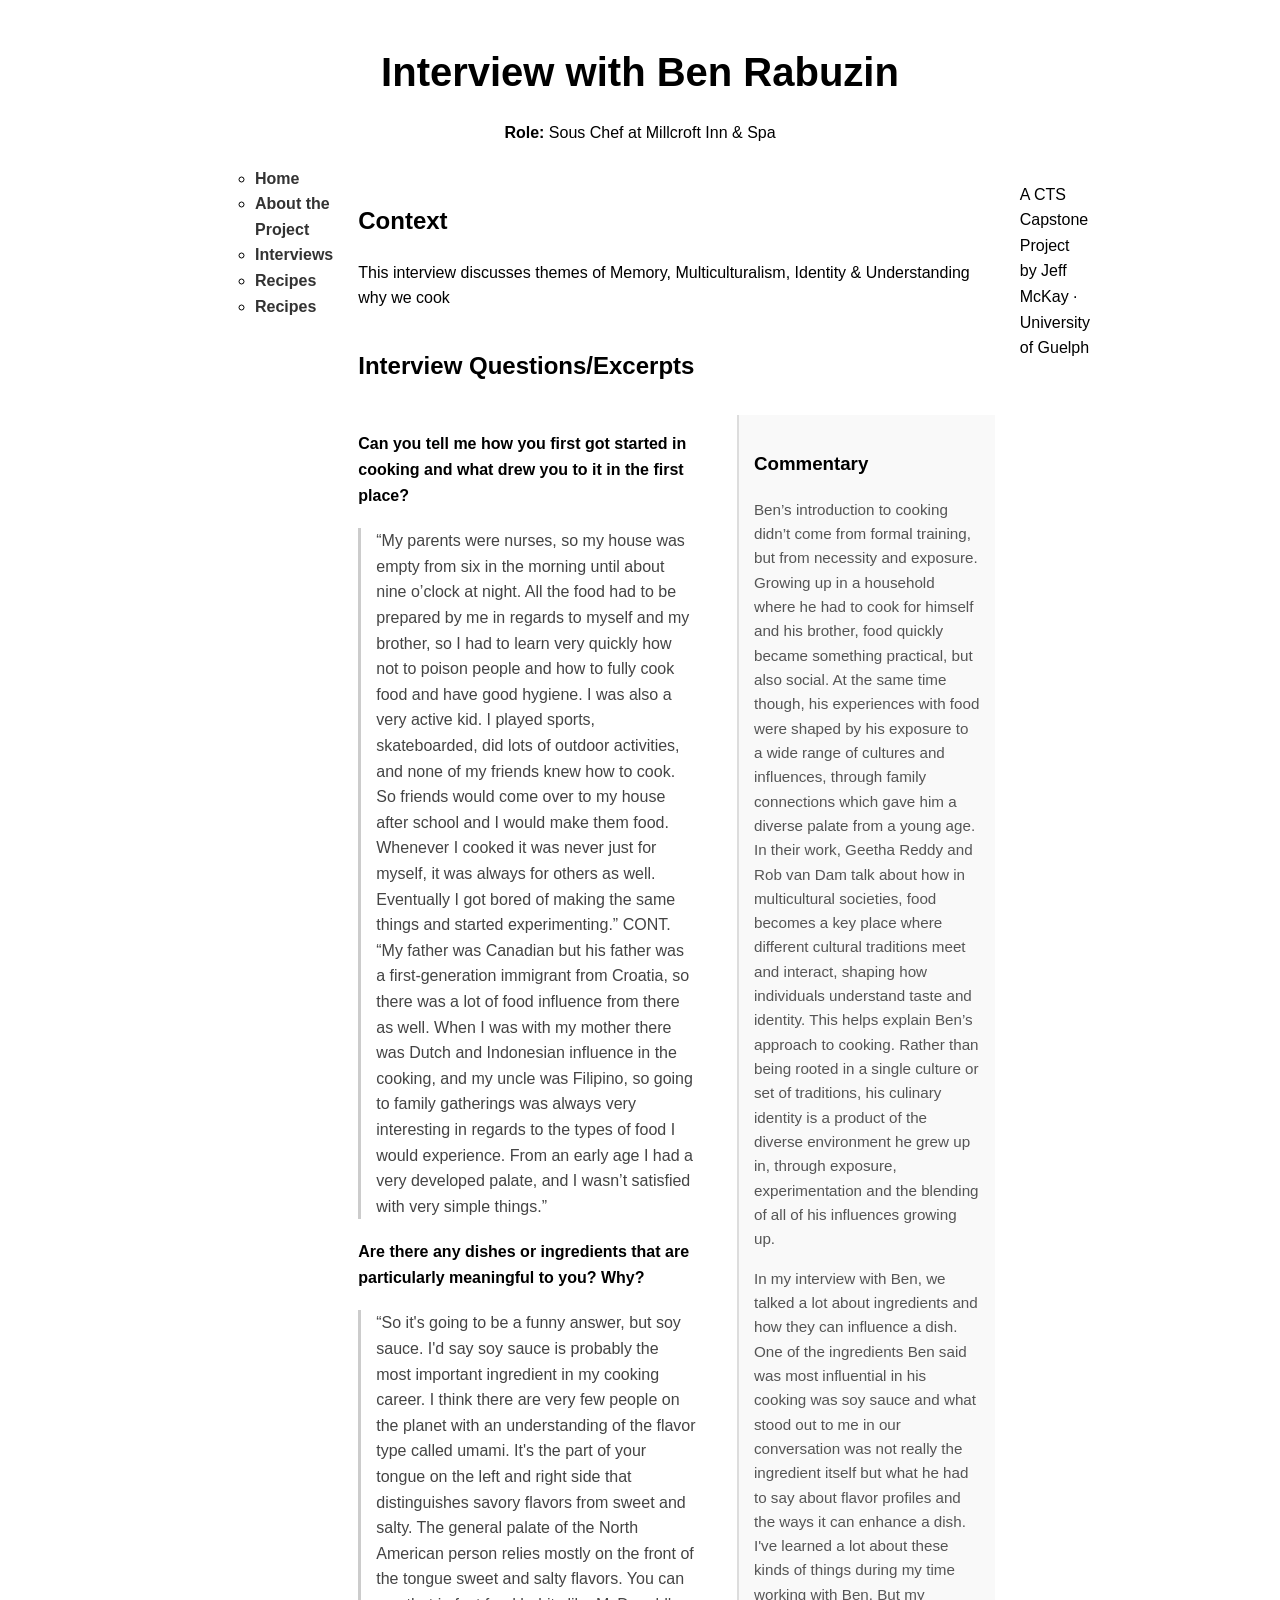
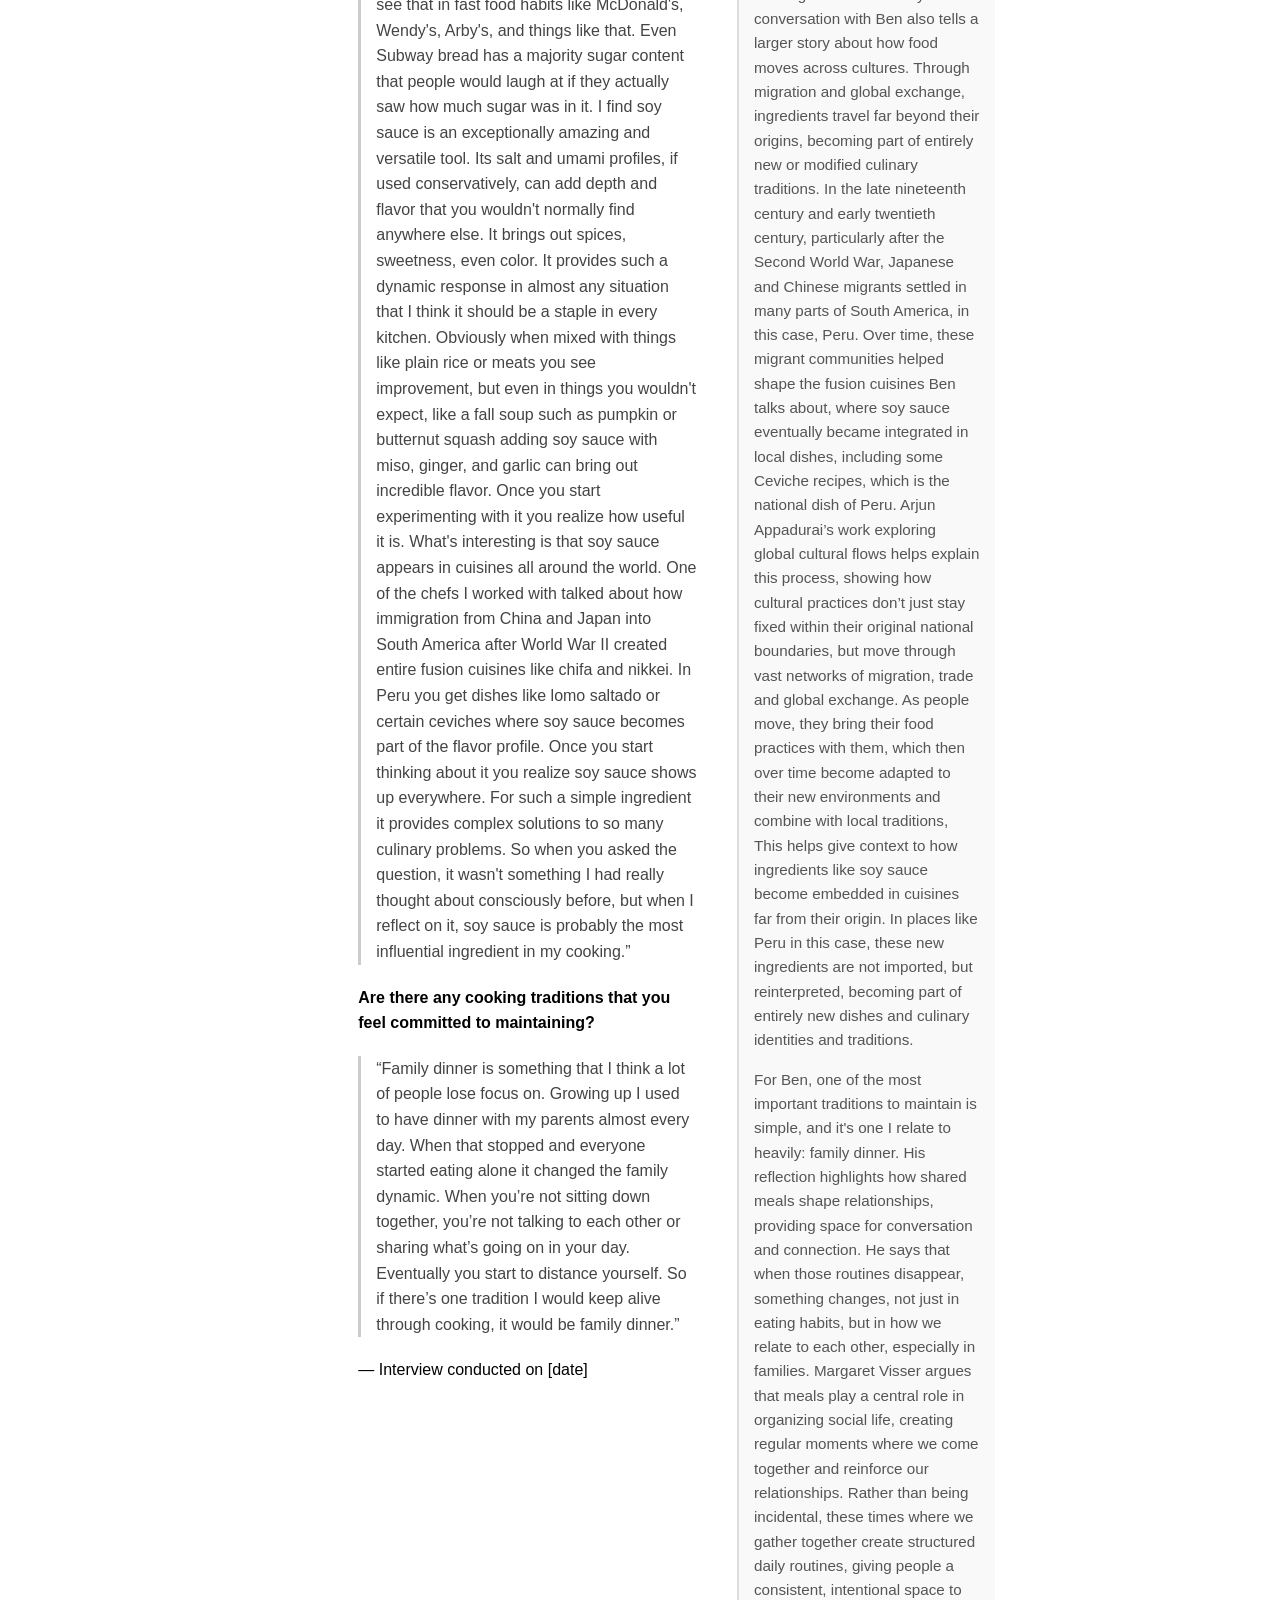
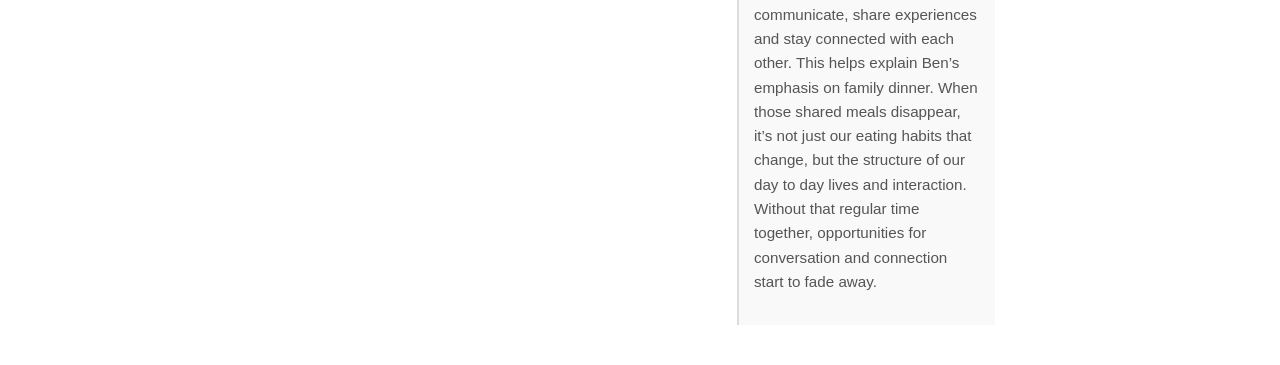
<file: interviewsfolder/chef3.html>
<!DOCTYPE html>
<html lang="en">
<head>
  <meta charset="UTF-8">

  <title>Interview — Ben Rabuzin</title>

  <link rel="stylesheet" href="../css/style.css">
</head>

<body>

<header>
  <h1>Interview with Ben Rabuzin </h1>
  <p><strong>Role:</strong> Sous Chef at Millcroft Inn & Spa</p>
</header>

 <ul class="nav">
  <p class="subtitle">
  <ul>
    <li><a href="../index.html">Home</a></li>
    <li><a href="../about.html">About the Project</a></li>
    <li><a href="../interviews.html">Interviews</a></li>
    <li><a href="../recipes.html">Recipes</a></li>
    <li><a href="../bibliography.html">Recipes</a></li>
  </ul>
</nav>

<main>

<section>
  <h2>Context</h2>
  <p>
    This interview discusses themes of Memory, Multiculturalism, Identity & Understanding why we cook 
  </p>
</section>

<section>
  <h2>Interview Questions/Excerpts</h2>

  <div class="interview-container">

    <!-- Left side, QnA -->
    <div class="interview-left">

      <p><strong>Can you tell me how you first got started in cooking and what drew you to it in the first place?</strong></p>
      <blockquote>
        “My parents were nurses, so my house was empty from six in the morning until about nine o’clock at night. All the food had to be prepared by me in regards to myself and my brother, so I had to learn very quickly how not to poison people and how to fully cook food and have good hygiene.
I was also a very active kid. I played sports, skateboarded, did lots of outdoor activities, and none of my friends knew how to cook. So friends would come over to my house after school and I would make them food.
Whenever I cooked it was never just for myself, it was always for others as well. Eventually I got bored of making the same things and started experimenting.”
CONT.
“My father was Canadian but his father was a first-generation immigrant from Croatia, so there was a lot of food influence from there as well.
When I was with my mother there was Dutch and Indonesian influence in the cooking, and my uncle was Filipino, so going to family gatherings was always very interesting in regards to the types of food I would experience.
From an early age I had a very developed palate, and I wasn’t satisfied with very simple things.”

      </blockquote>

      <p><strong>Are there any dishes or ingredients that are particularly meaningful to you? Why?</strong></p>
      <blockquote>
        “So it's going to be a funny answer, but soy sauce. I'd say soy sauce is probably the most important ingredient in my cooking career. I think there are very few people on the planet with an understanding of the flavor type called umami. It's the part of your tongue on the left and right side that distinguishes savory flavors from sweet and salty.
The general palate of the North American person relies mostly on the front of the tongue sweet and salty flavors. You can see that in fast food habits like McDonald's, Wendy's, Arby's, and things like that. Even Subway bread has a majority sugar content that people would laugh at if they actually saw how much sugar was in it.
I find soy sauce is an exceptionally amazing and versatile tool. Its salt and umami profiles, if used conservatively, can add depth and flavor that you wouldn't normally find anywhere else. It brings out spices, sweetness, even color. It provides such a dynamic response in almost any situation that I think it should be a staple in every kitchen.
Obviously when mixed with things like plain rice or meats you see improvement, but even in things you wouldn't expect, like a fall soup such as pumpkin or butternut squash adding soy sauce with miso, ginger, and garlic can bring out incredible flavor. Once you start experimenting with it you realize how useful it is.
What's interesting is that soy sauce appears in cuisines all around the world. One of the chefs I worked with talked about how immigration from China and Japan into South America after World War II created entire fusion cuisines like chifa and nikkei. In Peru you get dishes like lomo saltado or certain ceviches where soy sauce becomes part of the flavor profile.
Once you start thinking about it you realize soy sauce shows up everywhere. For such a simple ingredient it provides complex solutions to so many culinary problems.
So when you asked the question, it wasn't something I had really thought about consciously before, but when I reflect on it, soy sauce is probably the most influential ingredient in my cooking.”

      </blockquote>

      <p><strong>Are there any cooking traditions that you feel committed to maintaining?</strong></p>
      <blockquote>
        “Family dinner is something that I think a lot of people lose focus on.
Growing up I used to have dinner with my parents almost every day. When that stopped and everyone started eating alone it changed the family dynamic.
When you’re not sitting down together, you’re not talking to each other or sharing what’s going on in your day. Eventually you start to distance yourself.
So if there’s one tradition I would keep alive through cooking, it would be family dinner.”

      </blockquote>

      <p>— Interview conducted on [date]</p>

    </div>

    <!-- Right side, My Commentary -->
    <div class="interview-right">

      <h3>Commentary</h3>

      <p class="analysis">
        
Ben’s introduction to cooking didn’t come from formal training, but from necessity and exposure. Growing up in a household where he had to cook for himself and his brother, food quickly became something practical, but also social.

At the same time though, his experiences with food were shaped by his exposure to a wide range of cultures and influences, through family connections which gave him a diverse palate from a young age.

In their work, Geetha Reddy and Rob van Dam talk about how in multicultural societies, food becomes a key place where different cultural traditions meet and interact, shaping how individuals understand taste and identity. 

This helps explain Ben’s approach to cooking. Rather than being rooted in a single culture or set of traditions, his culinary identity is a product of the diverse environment he grew up in, through exposure, experimentation and the blending of all of his influences growing up. 

      </p>

      <p class="analysis">
In my interview with Ben, we talked a lot about ingredients and how they can influence a dish. One of the ingredients Ben said was most influential in his cooking was soy sauce and what stood out to me in our conversation was not really the ingredient itself but what he had to say about flavor profiles and the ways it can enhance a dish. I've learned a lot about these kinds of  things during my time working with Ben.
But my conversation with Ben also tells a larger story about how food moves across cultures. Through migration and global exchange, ingredients travel far beyond their origins, becoming part of entirely new or modified culinary traditions. In the late nineteenth century and early twentieth century, particularly after the Second World War, Japanese and Chinese migrants settled in many parts of South America, in this case, Peru. Over time, these migrant communities helped shape the fusion cuisines Ben talks about, where soy sauce eventually became integrated in local dishes, including some Ceviche recipes, which is the national dish of Peru. 
Arjun Appadurai’s work exploring global cultural flows helps explain this process, showing how cultural practices don’t just stay fixed within their original national boundaries, but move through vast networks of migration, trade and global exchange. As people move, they bring their food practices with them, which then over time become adapted to their new environments and combine with local traditions, 
This helps give context to how ingredients like soy sauce become embedded in cuisines far from their origin. In places like Peru in this case, these new ingredients are not imported, but reinterpreted, becoming part of entirely new dishes and culinary identities and traditions. 

      </p>

      <p class="analysis">
      For Ben, one of the most important traditions to maintain is simple, and it's one I relate to heavily: family dinner. His reflection highlights how shared meals shape relationships, providing space for conversation and connection.
He says that when those routines disappear, something changes, not just in eating habits, but in how we relate to each other, especially in families.
Margaret Visser argues that meals play a central role in organizing social life, creating regular moments where we come together and reinforce our relationships. Rather than being incidental, these times where we gather together create structured daily routines, giving people a consistent, intentional space to communicate, share experiences and stay connected with each other.
This helps explain Ben’s emphasis on family dinner. When those shared meals disappear, it’s not just our eating habits that change, but the structure of our day to day lives and interaction. Without that regular time together, opportunities for conversation and connection start to fade away. 

      </p>

    </div>

  </div>
</section>

</main>

<footer>
  <p>
    A CTS Capstone Project by Jeff McKay · University of Guelph
  </p>
</footer>

</body>
</html>
</file>
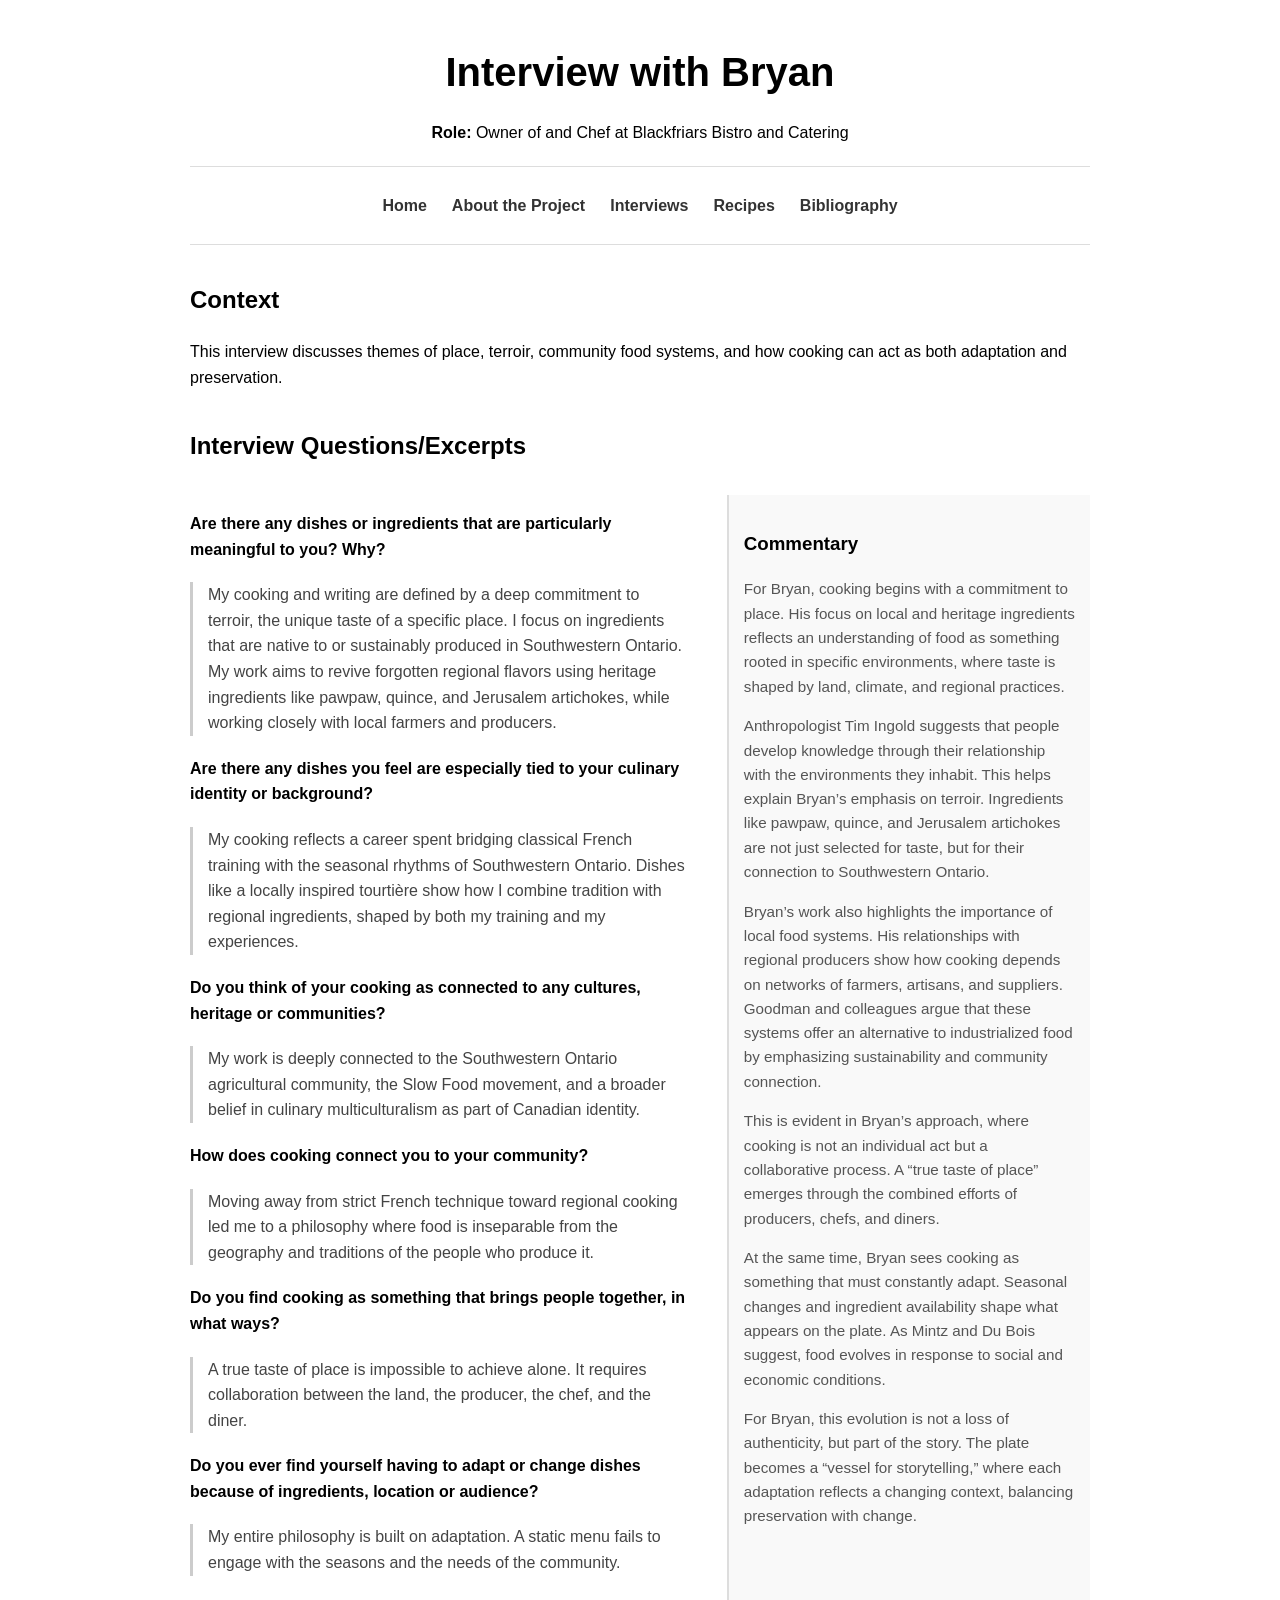
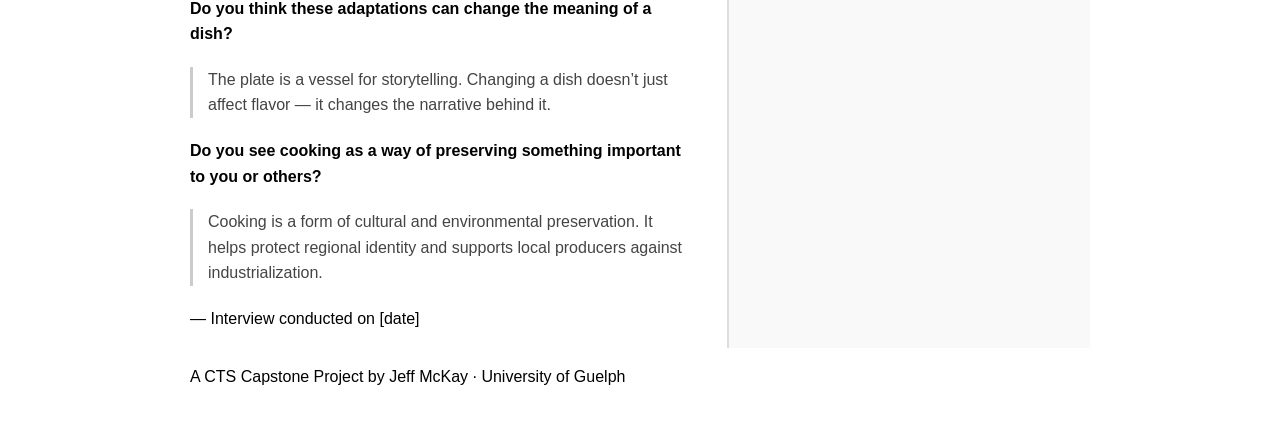
<file: interviewsfolder/chef4.html>
<!DOCTYPE html>
<html lang="en">
<head>
  <meta charset="UTF-8">

  <title>Interview — Bryan Lavery</title>

  <link rel="stylesheet" href="../css/style.css">
</head>

<body>

<header>
  <h1>Interview with Bryan</h1>
  <p><strong>Role:</strong> Owner of and Chef at Blackfriars Bistro and Catering</p>
</header>

<nav>
  <ul class="nav">
    <li><a href="../index.html">Home</a></li>
    <li><a href="../about.html">About the Project</a></li>
    <li><a href="../interviews.html">Interviews</a></li>
    <li><a href="../recipes.html">Recipes</a></li>
    <li><a href="../bibliography.html">Bibliography</a></li>
  </ul>
</nav>

<main>

<section>
  <h2>Context</h2>
  <p>
    This interview discusses themes of place, terroir, community food systems, and how cooking can act as both adaptation and preservation.
  </p>
</section>

<section>
  <h2>Interview Questions/Excerpts</h2>

  <div class="interview-container">

    <!-- Left Side QnA -->
    <div class="interview-left">

      <p><strong>Are there any dishes or ingredients that are particularly meaningful to you? Why?</strong></p>
      <blockquote>
        My cooking and writing are defined by a deep commitment to terroir, the unique taste of a specific place. I focus on ingredients that are native to or sustainably produced in Southwestern Ontario. My work aims to revive forgotten regional flavors using heritage ingredients like pawpaw, quince, and Jerusalem artichokes, while working closely with local farmers and producers.
      </blockquote>

      <p><strong>Are there any dishes you feel are especially tied to your culinary identity or background?</strong></p>
      <blockquote>
        My cooking reflects a career spent bridging classical French training with the seasonal rhythms of Southwestern Ontario. Dishes like a locally inspired tourtière show how I combine tradition with regional ingredients, shaped by both my training and my experiences.
      </blockquote>

      <p><strong>Do you think of your cooking as connected to any cultures, heritage or communities?</strong></p>
      <blockquote>
        My work is deeply connected to the Southwestern Ontario agricultural community, the Slow Food movement, and a broader belief in culinary multiculturalism as part of Canadian identity.
      </blockquote>

      <p><strong>How does cooking connect you to your community?</strong></p>
      <blockquote>
        Moving away from strict French technique toward regional cooking led me to a philosophy where food is inseparable from the geography and traditions of the people who produce it.
      </blockquote>

      <p><strong>Do you find cooking as something that brings people together, in what ways?</strong></p>
      <blockquote>
        A true taste of place is impossible to achieve alone. It requires collaboration between the land, the producer, the chef, and the diner.
      </blockquote>

      <p><strong>Do you ever find yourself having to adapt or change dishes because of ingredients, location or audience?</strong></p>
      <blockquote>
        My entire philosophy is built on adaptation. A static menu fails to engage with the seasons and the needs of the community.
      </blockquote>

      <p><strong>Do you think these adaptations can change the meaning of a dish?</strong></p>
      <blockquote>
        The plate is a vessel for storytelling. Changing a dish doesn’t just affect flavor — it changes the narrative behind it.
      </blockquote>

      <p><strong>Do you see cooking as a way of preserving something important to you or others?</strong></p>
      <blockquote>
        Cooking is a form of cultural and environmental preservation. It helps protect regional identity and supports local producers against industrialization.
      </blockquote>

      <p>— Interview conducted on [date]</p>

    </div>

    <!-- Right side, Commentary -->
    <div class="interview-right">

      <h3>Commentary</h3>

      <p class="analysis">
        For Bryan, cooking begins with a commitment to place. His focus on local and heritage ingredients reflects an understanding of food as something rooted in specific environments, where taste is shaped by land, climate, and regional practices.
      </p>

      <p class="analysis">
        Anthropologist Tim Ingold suggests that people develop knowledge through their relationship with the environments they inhabit. This helps explain Bryan’s emphasis on terroir. Ingredients like pawpaw, quince, and Jerusalem artichokes are not just selected for taste, but for their connection to Southwestern Ontario.
      </p>

      <p class="analysis">
        Bryan’s work also highlights the importance of local food systems. His relationships with regional producers show how cooking depends on networks of farmers, artisans, and suppliers. Goodman and colleagues argue that these systems offer an alternative to industrialized food by emphasizing sustainability and community connection.
      </p>

      <p class="analysis">
        This is evident in Bryan’s approach, where cooking is not an individual act but a collaborative process. A “true taste of place” emerges through the combined efforts of producers, chefs, and diners.
      </p>

      <p class="analysis">
        At the same time, Bryan sees cooking as something that must constantly adapt. Seasonal changes and ingredient availability shape what appears on the plate. As Mintz and Du Bois suggest, food evolves in response to social and economic conditions.
      </p>

      <p class="analysis">
        For Bryan, this evolution is not a loss of authenticity, but part of the story. The plate becomes a “vessel for storytelling,” where each adaptation reflects a changing context, balancing preservation with change.
      </p>

    </div>

  </div>
</section>

</main>

<footer>
  <p>
    A CTS Capstone Project by Jeff McKay · University of Guelph
  </p>
</footer>

</body>
</html>
</file>
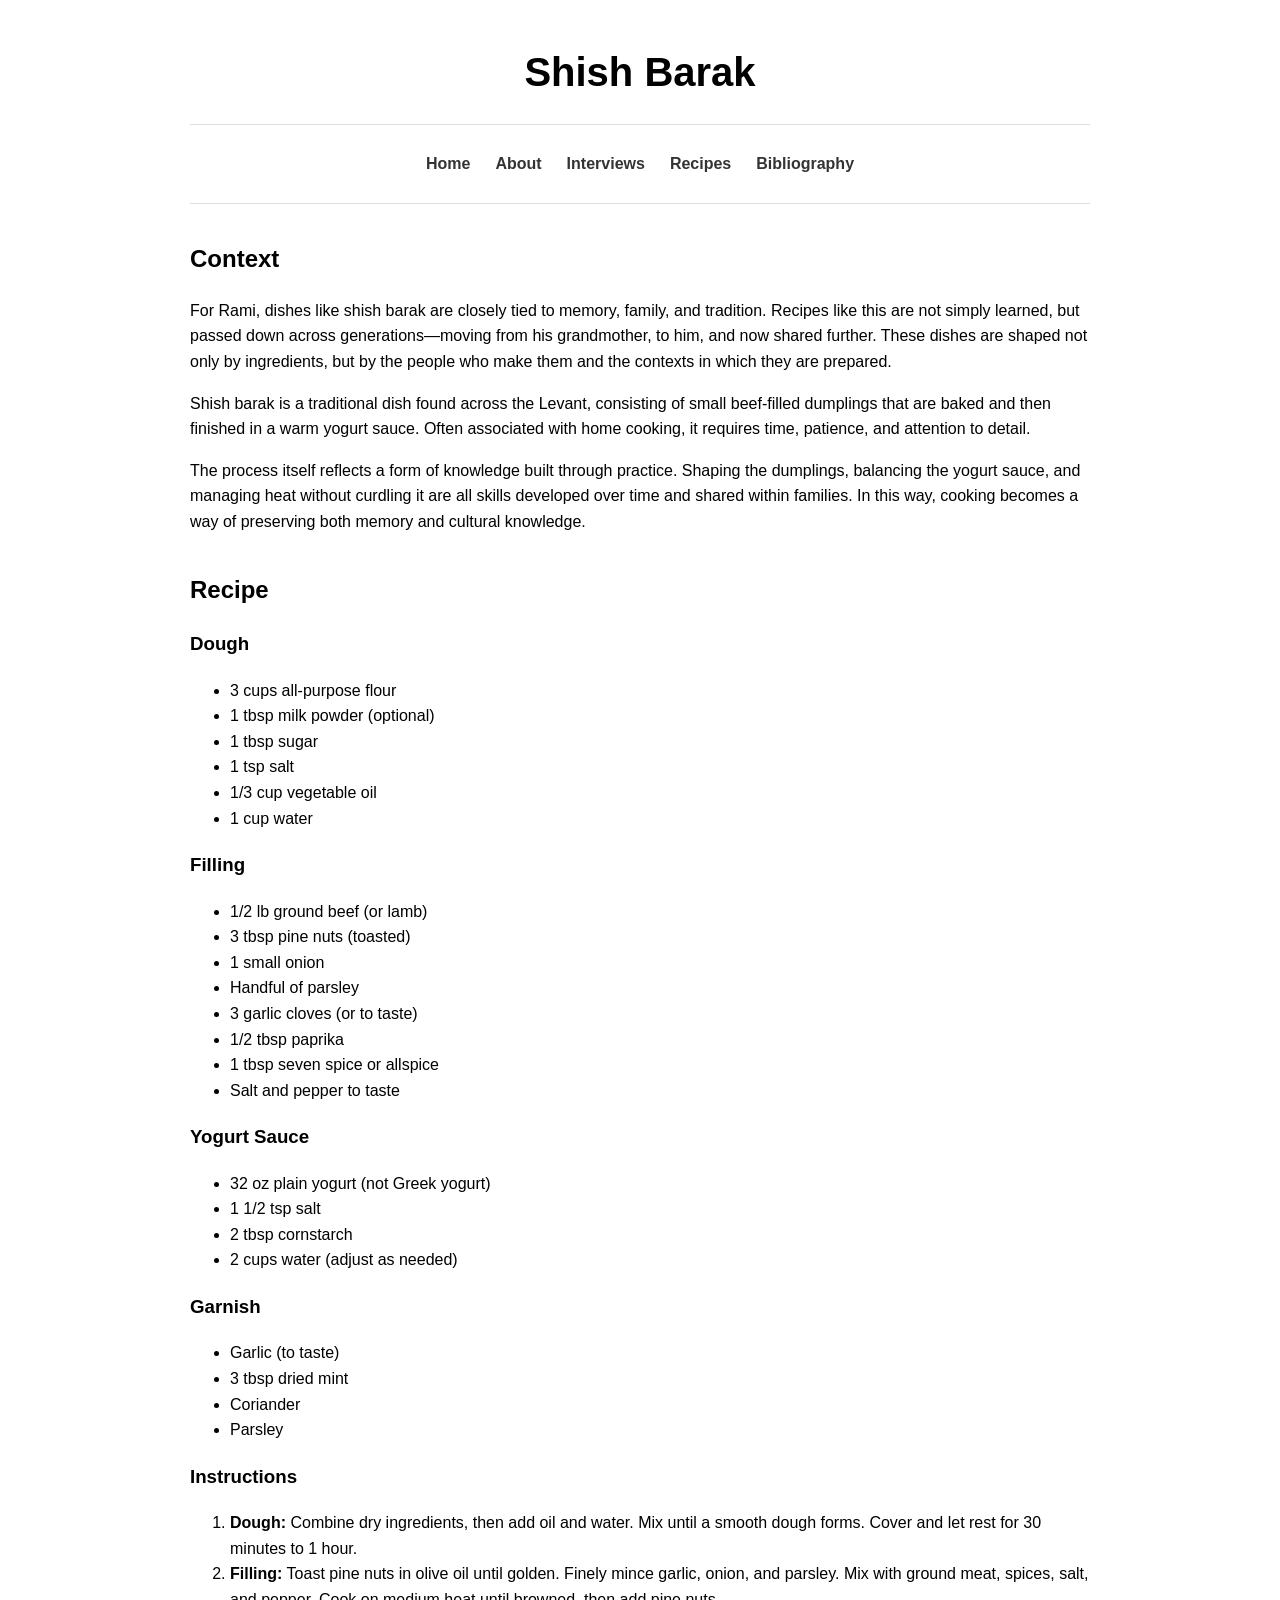
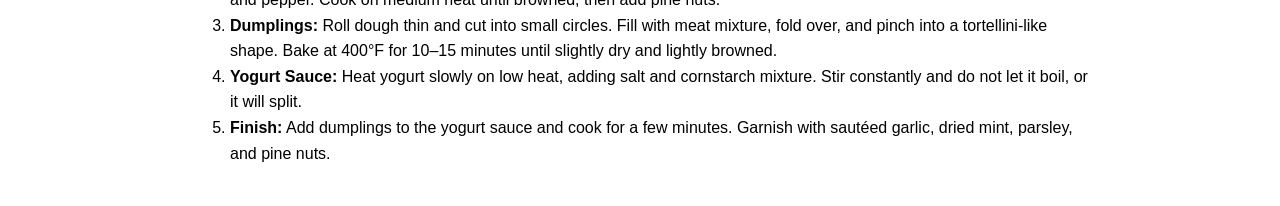
<file: recipesfolder/recipe1.html>
<!DOCTYPE html>
<html lang="en">
<head>
  <meta charset="UTF-8">
  <title>Shish Barak</title>
  <link rel="stylesheet" href="../css/style.css">
</head>

<body>

<header>
  <h1>Shish Barak</h1>
</header>

<nav>
  <ul class="nav">
    <li><a href="../index.html">Home</a></li>
    <li><a href="../about.html">About</a></li>
    <li><a href="../interviews.html">Interviews</a></li>
    <li><a href="../recipes.html">Recipes</a></li>
    <li><a href="../bibliography.html">Bibliography</a></li>
  </ul>
</nav>

<main>

<section>
  <h2>Context</h2>

  <p>
    For Rami, dishes like shish barak are closely tied to memory, family, and tradition. Recipes like this are not simply learned, but passed down across generations—moving from his grandmother, to him, and now shared further. These dishes are shaped not only by ingredients, but by the people who make them and the contexts in which they are prepared.
  </p>

  <p>
    Shish barak is a traditional dish found across the Levant, consisting of small beef-filled dumplings that are baked and then finished in a warm yogurt sauce. Often associated with home cooking, it requires time, patience, and attention to detail.
  </p>

  <p>
    The process itself reflects a form of knowledge built through practice. Shaping the dumplings, balancing the yogurt sauce, and managing heat without curdling it are all skills developed over time and shared within families. In this way, cooking becomes a way of preserving both memory and cultural knowledge.
  </p>

</section>

<section>
  <h2>Recipe</h2>

  <h3>Dough</h3>
  <ul>
    <li>3 cups all-purpose flour</li>
    <li>1 tbsp milk powder (optional)</li>
    <li>1 tbsp sugar</li>
    <li>1 tsp salt</li>
    <li>1/3 cup vegetable oil</li>
    <li>1 cup water</li>
  </ul>

  <h3>Filling</h3>
  <ul>
    <li>1/2 lb ground beef (or lamb)</li>
    <li>3 tbsp pine nuts (toasted)</li>
    <li>1 small onion</li>
    <li>Handful of parsley</li>
    <li>3 garlic cloves (or to taste)</li>
    <li>1/2 tbsp paprika</li>
    <li>1 tbsp seven spice or allspice</li>
    <li>Salt and pepper to taste</li>
  </ul>

  <h3>Yogurt Sauce</h3>
  <ul>
    <li>32 oz plain yogurt (not Greek yogurt)</li>
    <li>1 1/2 tsp salt</li>
    <li>2 tbsp cornstarch</li>
    <li>2 cups water (adjust as needed)</li>
  </ul>

  <h3>Garnish</h3>
  <ul>
    <li>Garlic (to taste)</li>
    <li>3 tbsp dried mint</li>
    <li>Coriander</li>
    <li>Parsley</li>
  </ul>

  <h3>Instructions</h3>
  <ol>
    <li><strong>Dough:</strong> Combine dry ingredients, then add oil and water. Mix until a smooth dough forms. Cover and let rest for 30 minutes to 1 hour.</li>

    <li><strong>Filling:</strong> Toast pine nuts in olive oil until golden. Finely mince garlic, onion, and parsley. Mix with ground meat, spices, salt, and pepper. Cook on medium heat until browned, then add pine nuts.</li>

    <li><strong>Dumplings:</strong> Roll dough thin and cut into small circles. Fill with meat mixture, fold over, and pinch into a tortellini-like shape. Bake at 400°F for 10–15 minutes until slightly dry and lightly browned.</li>

    <li><strong>Yogurt Sauce:</strong> Heat yogurt slowly on low heat, adding salt and cornstarch mixture. Stir constantly and do not let it boil, or it will split.</li>

    <li><strong>Finish:</strong> Add dumplings to the yogurt sauce and cook for a few minutes. Garnish with sautéed garlic, dried mint, parsley, and pine nuts.</li>
  </ol>

</section>

</main>

</body>
</html>
</file>
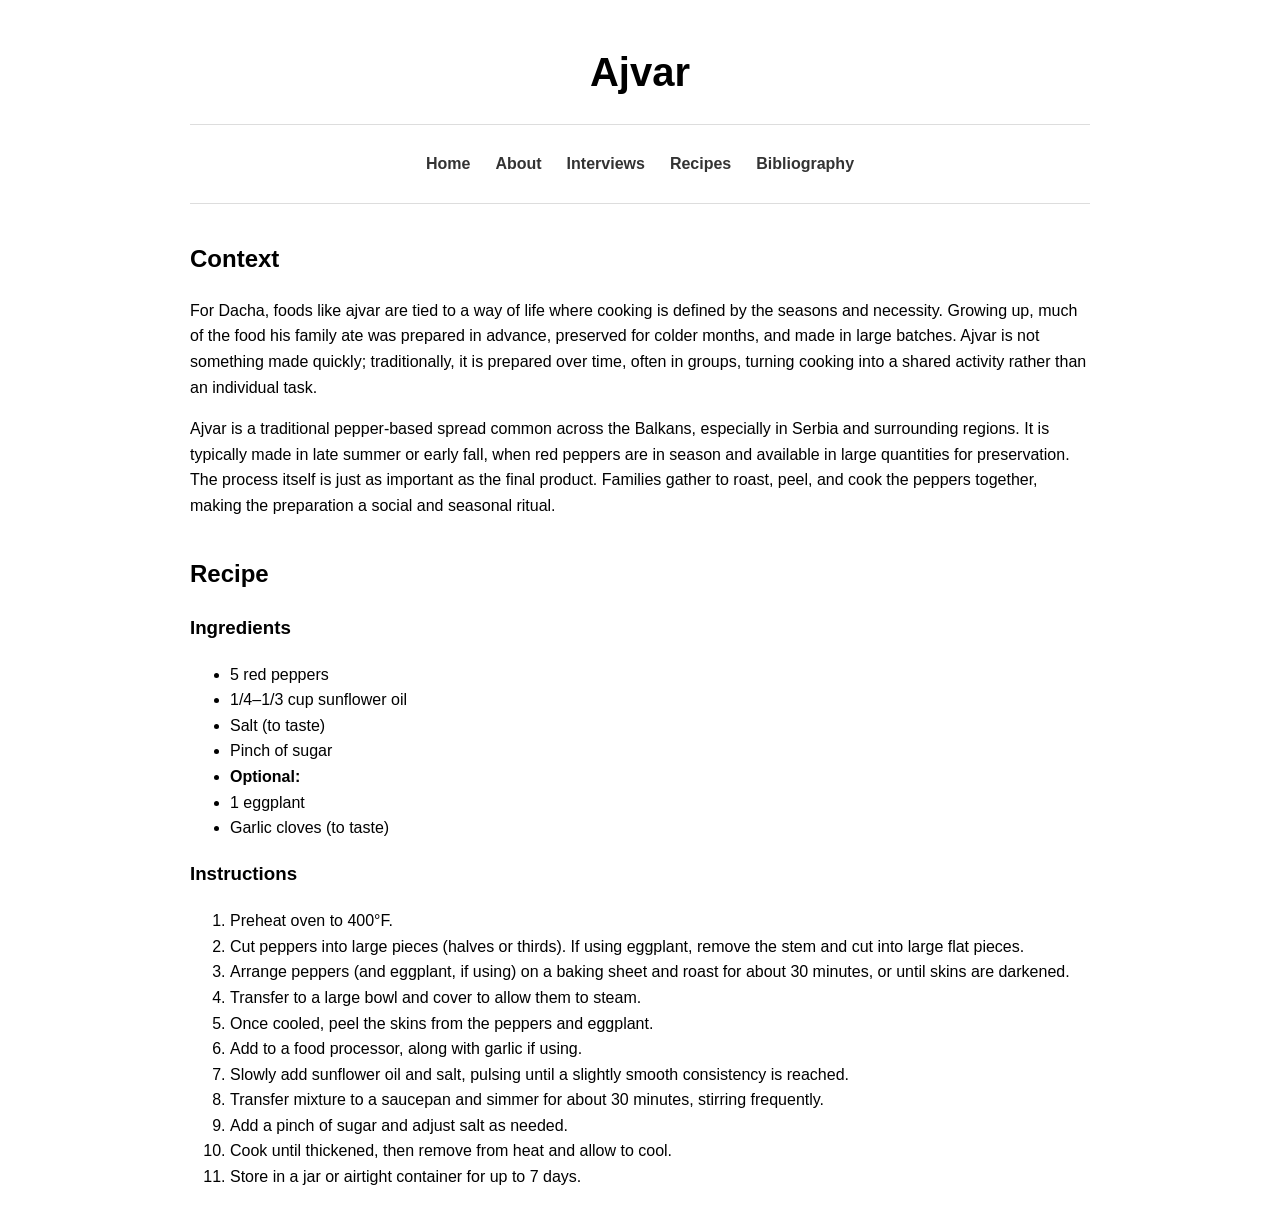
<file: recipesfolder/recipe2.html>
<!DOCTYPE html>
<html lang="en">
<head>
  <meta charset="UTF-8">
  <title>Ajvar</title>
  <link rel="stylesheet" href="../css/style.css">
</head>

<body>

<header>
  <h1>Ajvar</h1>
</header>

<nav>
  <ul class="nav">
    <li><a href="../index.html">Home</a></li>
    <li><a href="../about.html">About</a></li>
    <li><a href="../interviews.html">Interviews</a></li>
    <li><a href="../recipes.html">Recipes</a></li>
    <li><a href="../bibliography.html">Bibliography</a></li>
  </ul>
</nav>

<main>

<section>
  <h2>Context</h2>

  <p>
    For Dacha, foods like ajvar are tied to a way of life where cooking is defined by the seasons and necessity. Growing up, much of the food his family ate was prepared in advance, preserved for colder months, and made in large batches. Ajvar is not something made quickly; traditionally, it is prepared over time, often in groups, turning cooking into a shared activity rather than an individual task.
  </p>

  <p>
    Ajvar is a traditional pepper-based spread common across the Balkans, especially in Serbia and surrounding regions. It is typically made in late summer or early fall, when red peppers are in season and available in large quantities for preservation. The process itself is just as important as the final product. Families gather to roast, peel, and cook the peppers together, making the preparation a social and seasonal ritual.
  </p>

</section>

<section>
  <h2>Recipe</h2>

  <h3>Ingredients</h3>
  <ul>
    <li>5 red peppers</li>
    <li>1/4–1/3 cup sunflower oil</li>
    <li>Salt (to taste)</li>
    <li>Pinch of sugar</li>
    <li><strong>Optional:</strong></li>
    <li>1 eggplant</li>
    <li>Garlic cloves (to taste)</li>
  </ul>

  <h3>Instructions</h3>
  <ol>
    <li>Preheat oven to 400°F.</li>
    <li>Cut peppers into large pieces (halves or thirds). If using eggplant, remove the stem and cut into large flat pieces.</li>
    <li>Arrange peppers (and eggplant, if using) on a baking sheet and roast for about 30 minutes, or until skins are darkened.</li>
    <li>Transfer to a large bowl and cover to allow them to steam.</li>
    <li>Once cooled, peel the skins from the peppers and eggplant.</li>
    <li>Add to a food processor, along with garlic if using.</li>
    <li>Slowly add sunflower oil and salt, pulsing until a slightly smooth consistency is reached.</li>
    <li>Transfer mixture to a saucepan and simmer for about 30 minutes, stirring frequently.</li>
    <li>Add a pinch of sugar and adjust salt as needed.</li>
    <li>Cook until thickened, then remove from heat and allow to cool.</li>
    <li>Store in a jar or airtight container for up to 7 days.</li>
  </ol>

</section>

</main>

</body>
</html>
</file>
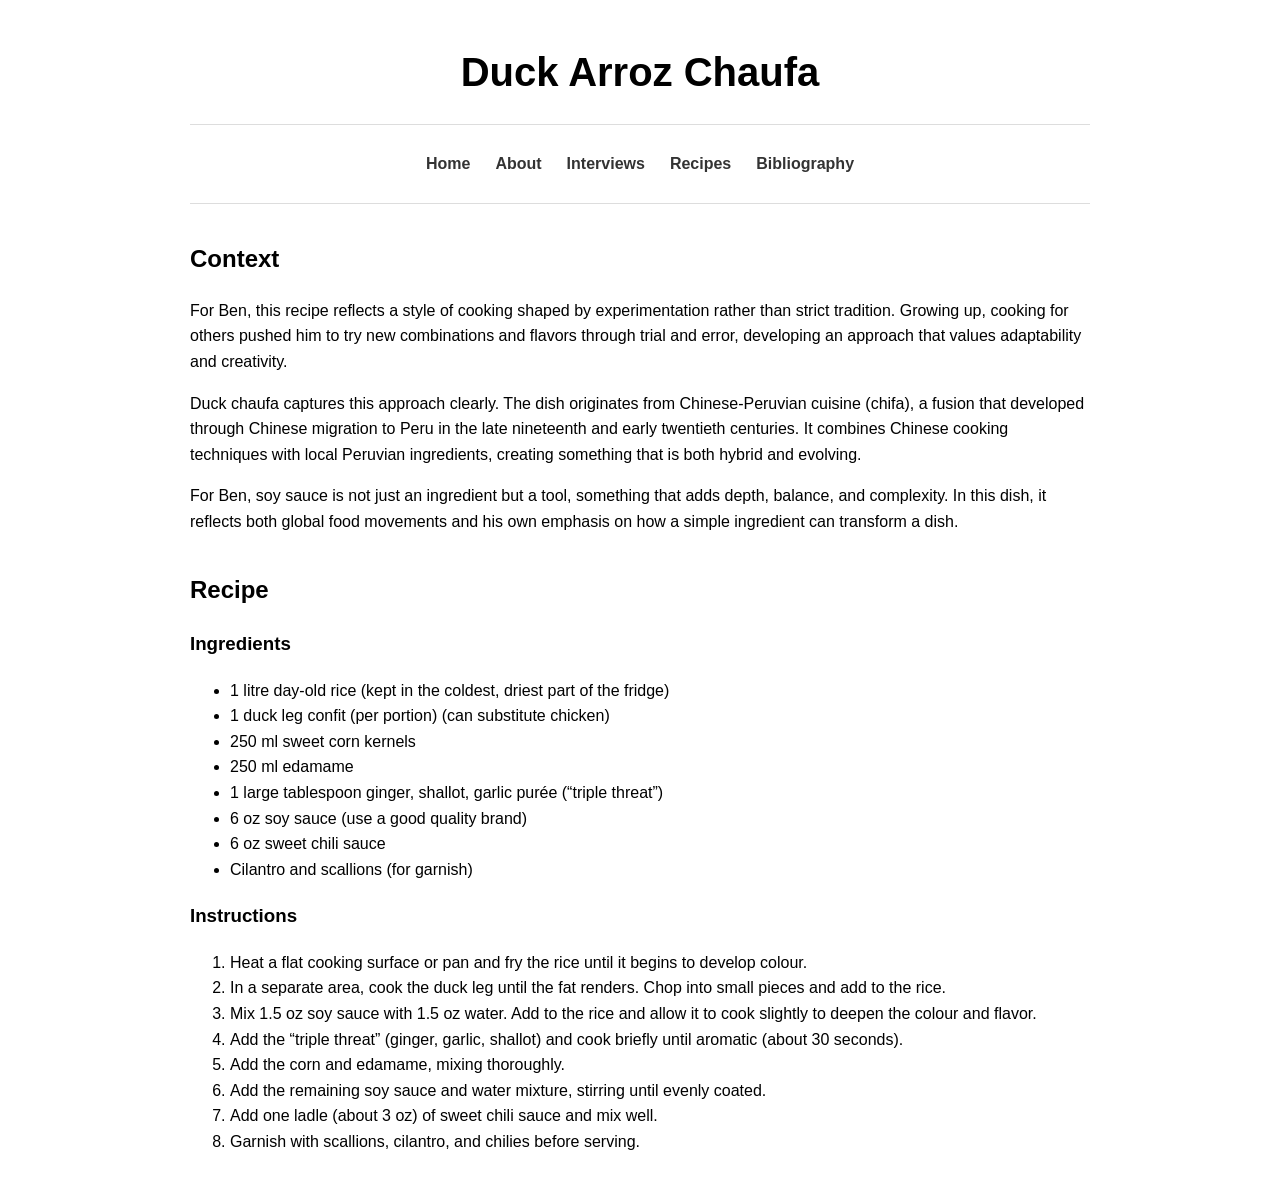
<file: recipesfolder/recipe3.html>
<!DOCTYPE html>
<html lang="en">
<head>
  <meta charset="UTF-8">
  <title>Duck Arroz Chaufa</title>
  <link rel="stylesheet" href="../css/style.css">
</head>

<body>

<header>
  <h1>Duck Arroz Chaufa</h1>
</header>

<nav>
  <ul class="nav">
    <li><a href="../index.html">Home</a></li>
    <li><a href="../about.html">About</a></li>
    <li><a href="../interviews.html">Interviews</a></li>
    <li><a href="../recipes.html">Recipes</a></li>
    <li><a href="../bibliography.html">Bibliography</a></li>
  </ul>
</nav>

<main>

<section>
  <h2>Context</h2>

  <p>
    For Ben, this recipe reflects a style of cooking shaped by experimentation rather than strict tradition. Growing up, cooking for others pushed him to try new combinations and flavors through trial and error, developing an approach that values adaptability and creativity.
  </p>

  <p>
    Duck chaufa captures this approach clearly. The dish originates from Chinese-Peruvian cuisine (chifa), a fusion that developed through Chinese migration to Peru in the late nineteenth and early twentieth centuries. It combines Chinese cooking techniques with local Peruvian ingredients, creating something that is both hybrid and evolving.
  </p>

  <p>
    For Ben, soy sauce is not just an ingredient but a tool, something that adds depth, balance, and complexity. In this dish, it reflects both global food movements and his own emphasis on how a simple ingredient can transform a dish.
  </p>

</section>

<section>
  <h2>Recipe</h2>

  <h3>Ingredients</h3>
  <ul>
    <li>1 litre day-old rice (kept in the coldest, driest part of the fridge)</li>
    <li>1 duck leg confit (per portion) (can substitute chicken)</li>
    <li>250 ml sweet corn kernels</li>
    <li>250 ml edamame</li>
    <li>1 large tablespoon ginger, shallot, garlic purée (“triple threat”)</li>
    <li>6 oz soy sauce (use a good quality brand)</li>
    <li>6 oz sweet chili sauce</li>
    <li>Cilantro and scallions (for garnish)</li>
  </ul>

  <h3>Instructions</h3>
  <ol>
    <li>Heat a flat cooking surface or pan and fry the rice until it begins to develop colour.</li>

    <li>In a separate area, cook the duck leg until the fat renders. Chop into small pieces and add to the rice.</li>

    <li>Mix 1.5 oz soy sauce with 1.5 oz water. Add to the rice and allow it to cook slightly to deepen the colour and flavor.</li>

    <li>Add the “triple threat” (ginger, garlic, shallot) and cook briefly until aromatic (about 30 seconds).</li>

    <li>Add the corn and edamame, mixing thoroughly.</li>

    <li>Add the remaining soy sauce and water mixture, stirring until evenly coated.</li>

    <li>Add one ladle (about 3 oz) of sweet chili sauce and mix well.</li>

    <li>Garnish with scallions, cilantro, and chilies before serving.</li>
  </ol>

</section>

</main>

</body>
</html>
</file>
<file: css/style.css>
/* Base layout and typography */
body {
  font-family: Montserrat, Inter, sans-serif;
  max-width: 900px;
  margin: 40px auto;
  padding: 0 20px;
  line-height: 1.6;
}

/* Title */
h1 {
  text-align: center;
  font-size: 2.5rem;
  margin-bottom: 10px;
}

/* Navigation styling */
nav {
  margin-bottom: 40px;
  text-align: center;
}

/* Navbar list */
.nav {
  list-style: none;
  padding: 0;
  display: flex;
  justify-content: center; /* centers horizontally */
  gap: 25px;
}

/* Links */
.nav a {
  text-decoration: none;
  font-weight: bold;
  color: #333;
}

/* Hover */
.nav a:hover {
  text-decoration: underline;
}

/* Headings */
h2 {
  margin-top: 1.5em;
}

/* Blockquote (interview voice) */
blockquote {
  margin: 20px 0;
  padding-left: 15px;
  border-left: 3px solid #ccc;
  color: #444;
}

/* Analysis text */
.analysis {
  color: #555;
  font-size: 0.95em;
}

/* Center the header (title + subtitle) */
header {
  text-align: center;
  margin-bottom: 20px;
}

/* Subtitle styling */
.subtitle {
  color: #555;
  margin-bottom: 20px;
}

/* Make navbar horizontal and centered */
.nav {
  list-style: none;
  padding: 0;
  display: flex;
  justify-content: center;
  gap: 25px;
}

/* Style the links */
.nav a {
  text-decoration: none;
  font-weight: bold;
  color: #333;
}

/* Hover effect */
.nav a:hover {
  text-decoration: underline;
}

/* Add lines above and below navbar */
nav {
  border-top: 1px solid #ddd;
  border-bottom: 1px solid #ddd;
  padding: 10px 0;
  margin-bottom: 30px;
}

/* Splits interview pages to right and left */
.interview-container {
  display: flex;
  gap: 40px;
  margin-top: 30px;
}
/* left side */
.interview-left {
  width: 60%;
}

/* right side */
.interview-right {
  width: 40%;
  background-color: #f9f9f9;
  padding: 15px;
  border-left: 2px solid #ddd;
}

/* @media sets rules for mobile vs desktop */
@media (max-width: 768px) {
  .interview-container {
    flex-direction: column;
  }

  .interview-left,
  .interview-right {
    width: 100%;
  }
}

/* image sizing */
img {
  max-width: 400px;
  width: 100%;
  height: auto;
}

/* image row layout */
.image-row {
  display: flex;
  gap: 20px;
  justify-content: center;
  margin: 30px 0;
}

.image-row img {
  max-width: 300px;
  border-radius: 8px;
}

.image-row div {
  text-align: center;
}

.caption {
  font-size: 0.9em;
  color: #555;
  margin-top: 8px;
  text-align: center;
}
</file>
